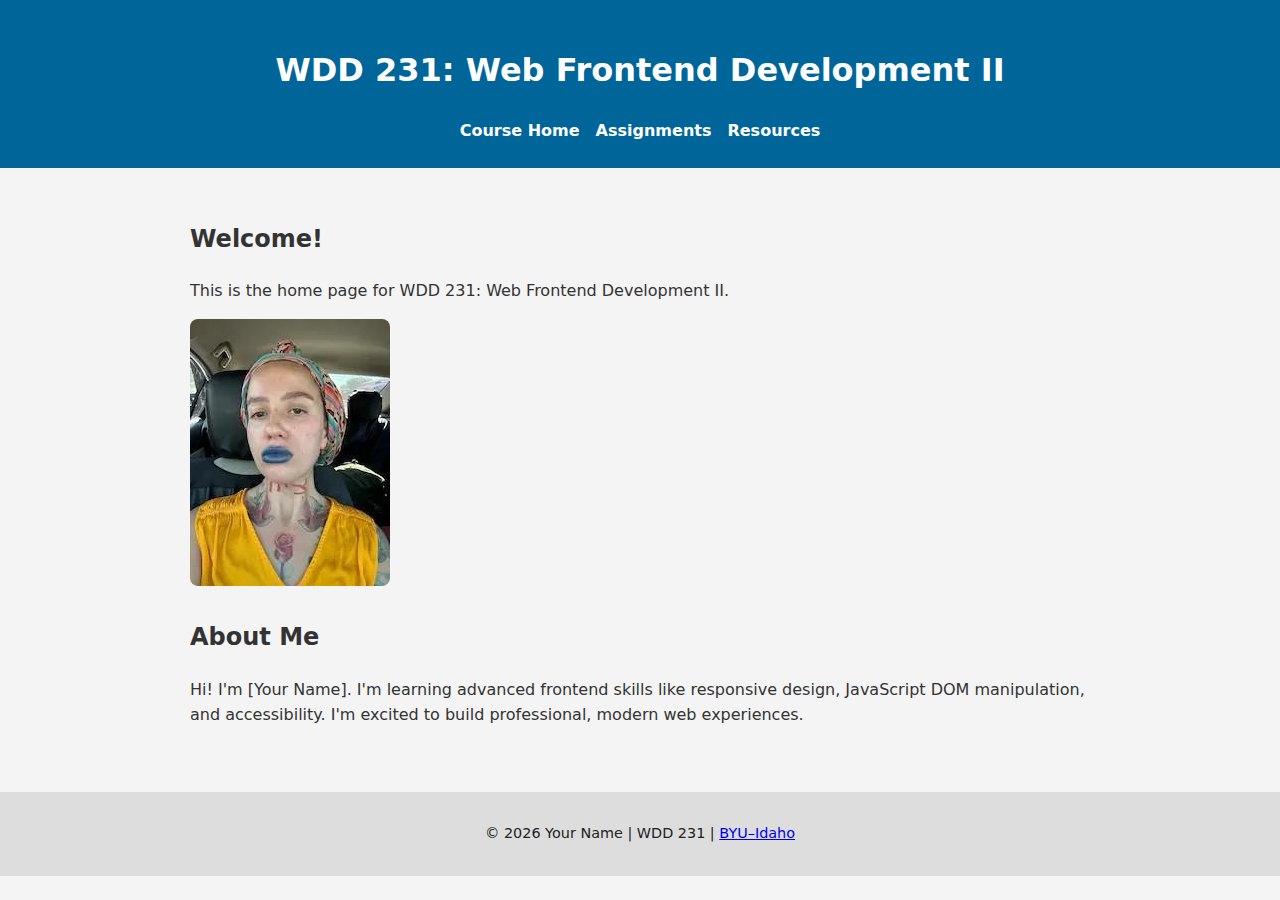
<file: index.html>
<!DOCTYPE html>
<html lang="en">

<head>
    <meta charset="UTF-8" />
    <meta name="viewport" content="width=device-width, initial-scale=1.0" />
    <meta name="author" content="Your Name" />
    <meta name="description" content="WDD 231 - Course Home Page" />
    <title>WDD 231 - Course Home Page</title>
    <link rel="stylesheet" href="styles/normalize.css" />
    <link rel="stylesheet" href="styles/styles.css" />
</head>

<body>
    <header>
        <h1>WDD 231: Web Frontend Development II</h1>
        <nav>
            <ul>
                <li><a href="#">Course Home</a></li>
                <li><a href="#">Assignments</a></li>
                <li><a href="#">Resources</a></li>
            </ul>
        </nav>
    </header>

    <main>
        <section class="intro">
            <h2>Welcome!</h2>
            <p>This is the home page for WDD 231: Web Frontend Development II.</p>
            <img src="images/profile.jpg" alt="Your profile photo" width="200">
        </section>

        <section class="about">
            <h2>About Me</h2>
            <p>Hi! I'm [Your Name]. I'm learning advanced frontend skills like responsive design, JavaScript DOM
                manipulation, and accessibility. I'm excited to build professional, modern web experiences.</p>
        </section>
    </main>

    <footer>
        <p>&copy; <span id="year"></span> Your Name | WDD 231 | <a href="https://www.byui.edu"
                target="_blank">BYU–Idaho</a></p>
    </footer>

    <script src="scripts/main.js"></script>
</body>

</html>
</file>
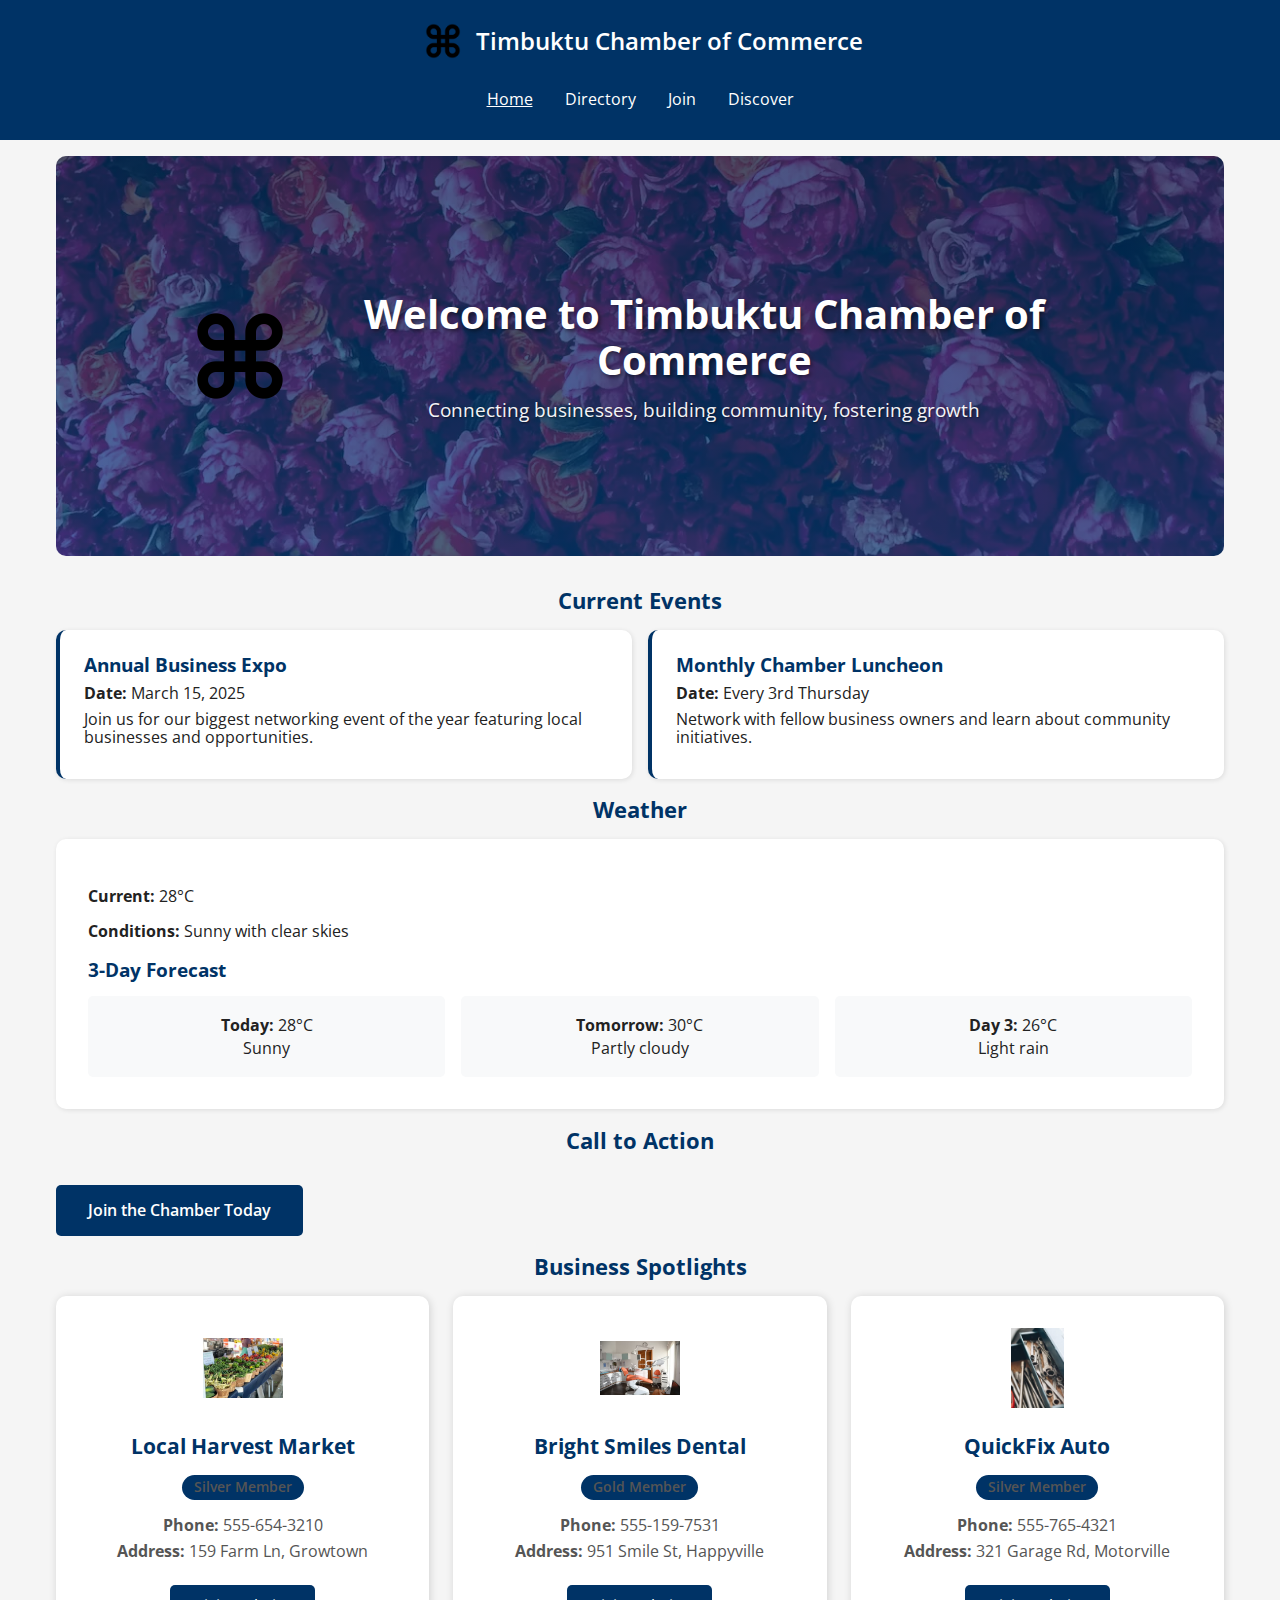
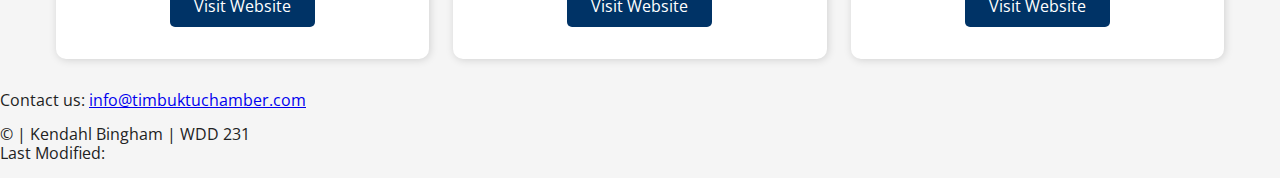
<file: chamber/index.html>
<!DOCTYPE html>
<html lang="en-US">

<head>
    <meta charset="UTF-8">
    <meta name="viewport" content="width=device-width, initial-scale=1.0">
    <meta name="description"
        content="Welcome to the Timbuktu Chamber of Commerce Home Page. Get updates, weather, and spotlighted businesses.">
    <meta name="author" content="Kendahl Bingham">
    <title>Timbuktu Chamber of Commerce</title>

    <link rel="icon" href="images/favicon.png" type="image/x-icon">
    <meta property="og:title" content="Timbuktu Chamber Home">
    <meta property="og:description"
        content="Community updates, weather, and spotlighted members of the Timbuktu Chamber of Commerce.">
    <meta property="og:image" content="https://kendychae.github.io/wdd231/chamber/images/share-image.webp">
    <meta property="og:url" content="https://kendychae.github.io/wdd231/chamber/index.html">

    <link rel="preconnect" href="https://fonts.googleapis.com">
    <link rel="preconnect" href="https://fonts.gstatic.com" crossorigin>
    <link href="https://fonts.googleapis.com/css2?family=Open+Sans:wght@400;600&display=swap" rel="stylesheet">
    <link rel="stylesheet" href="styles/normalize.css">
    <link rel="stylesheet" href="styles/styles.css">
</head>

<body>
    <header>
        <div class="logo-title">
            <img src="images/logo.png" alt="Timbuktu Chamber of Commerce Logo" width="50" height="50">
            <p class="site-name">Timbuktu Chamber of Commerce</p>
        </div>
        <nav>
            <button id="menuBtn" aria-label="Toggle Menu">☰</button>
            <ul id="navMenu">
                <li><a href="index.html" class="active">Home</a></li>
                <li><a href="directory.html">Directory</a></li>
                <li><a href="join.html">Join</a></li>
                <li><a href="discover.html">Discover</a></li>
            </ul>
        </nav>
    </header>

    <main>
        <section class="hero">
            <img src="images/logo.png" alt="Timbuktu Chamber of Commerce - Supporting Local Business" class="hero-image">
            <div class="hero-content">
                <h1>Welcome to Timbuktu Chamber of Commerce</h1>
                <p>Connecting businesses, building community, fostering growth</p>
            </div>
        </section>

        <section>
            <h2>Current Events</h2>
            <div class="events">
                <article class="event">
                    <h3>Annual Business Expo</h3>
                    <p><strong>Date:</strong> March 15, 2025</p>
                    <p>Join us for our biggest networking event of the year featuring local businesses and opportunities.</p>
                </article>
                <article class="event">
                    <h3>Monthly Chamber Luncheon</h3>
                    <p><strong>Date:</strong> Every 3rd Thursday</p>
                    <p>Network with fellow business owners and learn about community initiatives.</p>
                </article>
            </div>
        </section>

        <section>
            <h2>Weather</h2>
            <div id="weather-info">
                <p><strong>Current:</strong> <span id="current-temp">Loading...</span></p>
                <p><strong>Conditions:</strong> <span id="weather-description">Loading...</span></p>
                <div id="forecast">
                    <h3>3-Day Forecast</h3>
                    <div id="forecast-container">Loading forecast...</div>
                </div>
            </div>
        </section>

        <section>
            <h2>Call to Action</h2>
            <a class="cta-button" href="join.html">Join the Chamber Today</a>
        </section>

        <section>
            <h2>Business Spotlights</h2>
            <div id="spotlights" class="spotlights">
                <!-- Spotlight cards will be loaded by JavaScript -->
            </div>
        </section>
    </main>

    <footer>
        <p>Contact us: <a href="mailto:info@tchamber.com">info@timbuktuchamber.com</a></p>
        <p>&copy; <span id="year"></span> | Kendahl Bingham | WDD 231<br>Last Modified: <span id="lastModified"></span>
        </p>
    </footer>

    <script src="scripts/scripts/nav-toggle.js" defer></script>
    <script src="scripts/footer-info.js" defer></script>
    <script src="scripts/home.js" defer></script>
</body>

</html>
</file>
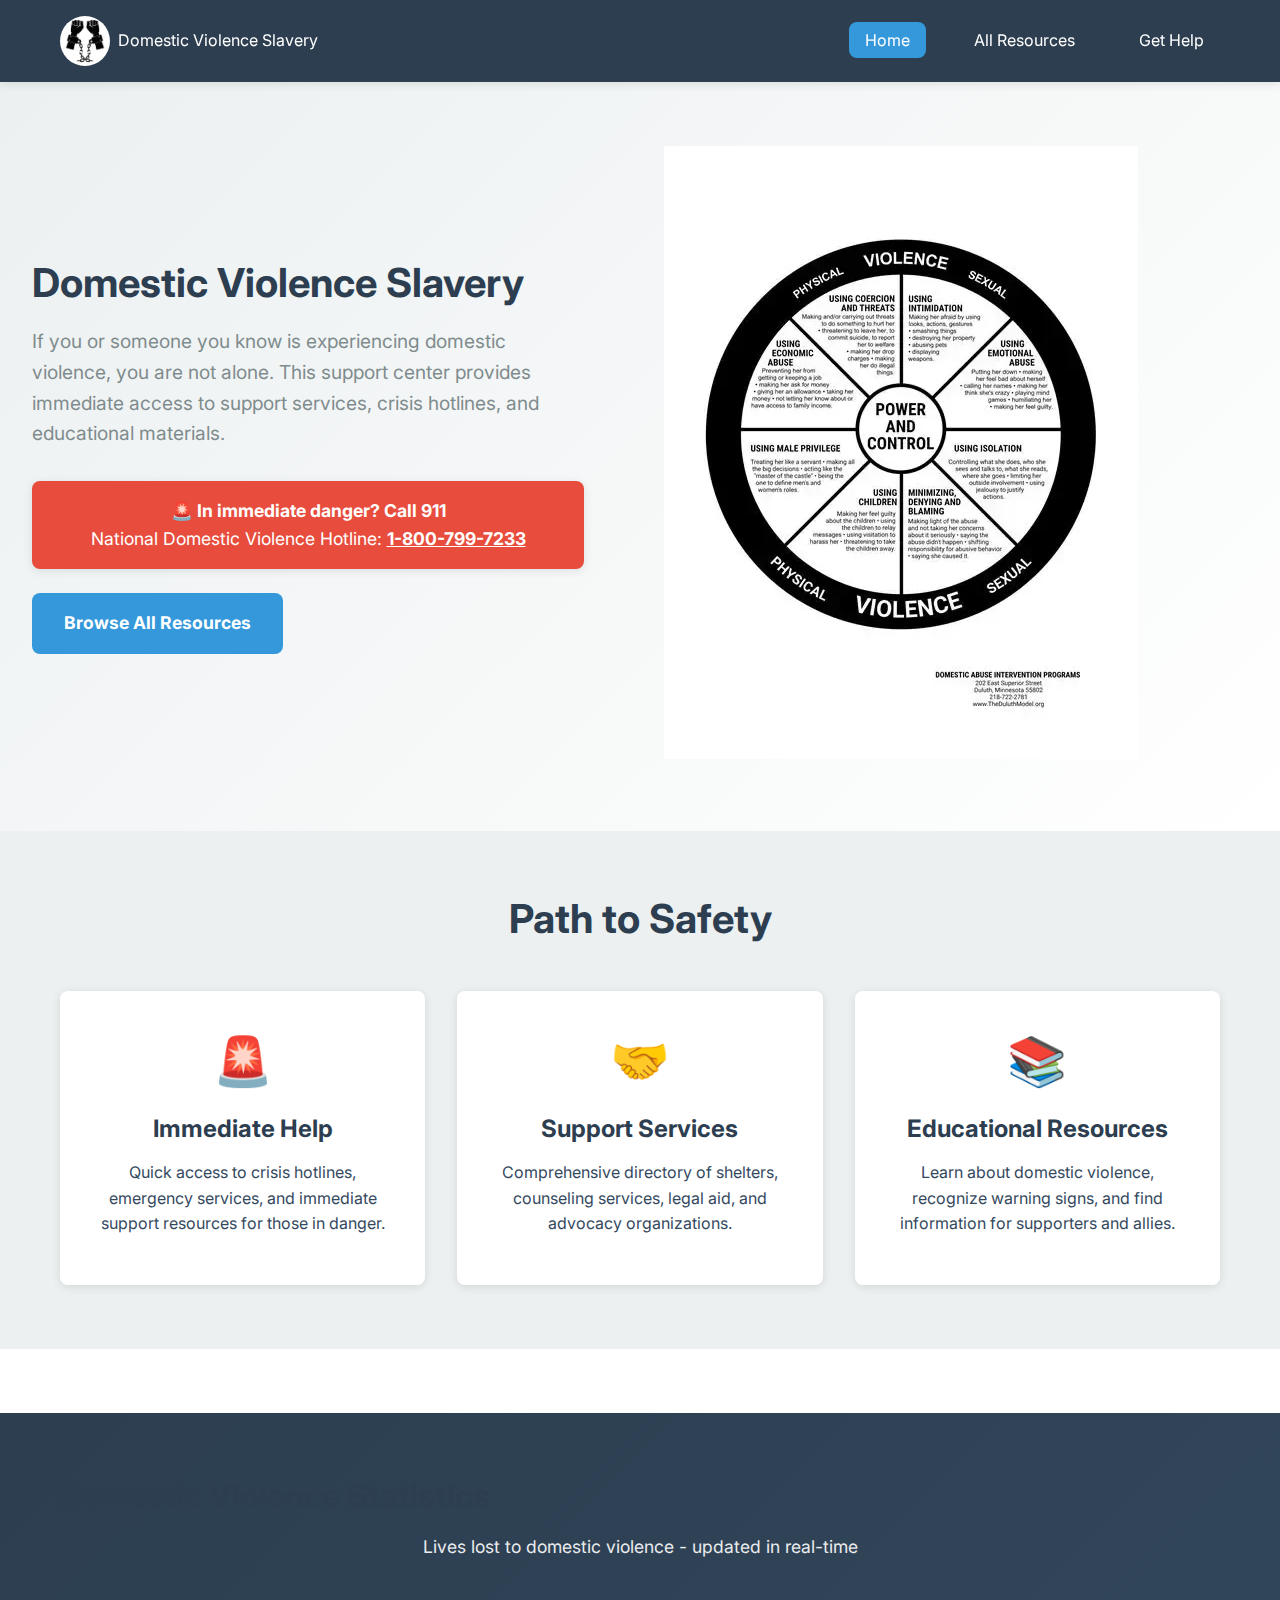
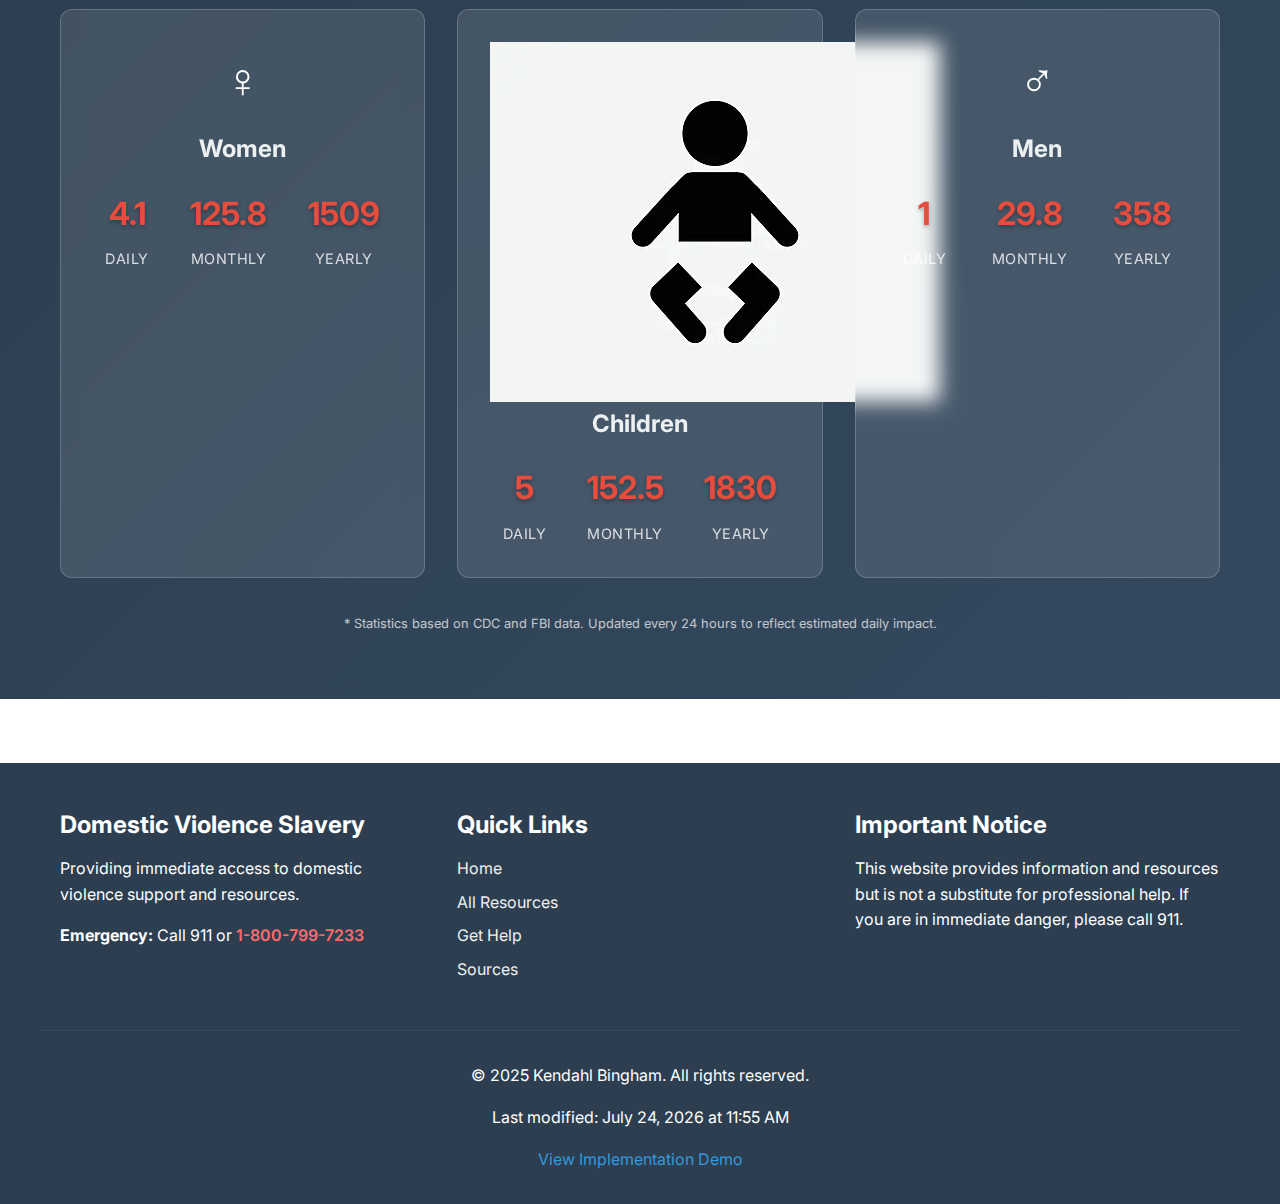
<file: final/index.html>
<!DOCTYPE html>
<html lang="en">
<head>
    <meta charset="UTF-8">
    <meta name="viewport" content="width=device-width, initial-scale=1.0">
    <meta name="description" content="Domestic Violence Slavery - Find immediate help, support services, and educational resources for domestic violence survivors and their supporters">
    <meta name="author" content="Kendahl Bingham">
    <meta name="keywords" content="domestic violence, abuse support, crisis hotline, survivor resources, emergency help">
    
    <!-- Open Graph meta tags for social sharing -->
    <meta property="og:title" content="Domestic Violence Slavery">
    <meta property="og:description" content="Find immediate help and support resources for domestic violence survivors">
    <meta property="og:type" content="website">
    <meta property="og:url" content="https://kendychae.github.io/wdd231/final/">
    <meta property="og:image" content="https://kendychae.github.io/wdd231/final/images/share-image.webp">
    
    <!-- Twitter Card meta tags -->
    <meta name="twitter:card" content="summary_large_image">
    <meta name="twitter:title" content="Domestic Violence Slavery">
    <meta name="twitter:description" content="Find immediate help and support resources for domestic violence survivors">
    <meta name="twitter:image" content="https://kendychae.github.io/wdd231/final/images/share-image.webp">
    
    <title>Domestic Violence Slavery - Find Help and Support</title>
    <link rel="preconnect" href="https://fonts.googleapis.com">
    <link rel="preconnect" href="https://fonts.gstatic.com" crossorigin>
    <link href="https://fonts.googleapis.com/css2?family=Inter:wght@300;400;500;600;700&display=swap" rel="stylesheet">
    <link rel="icon" type="image/png" href="images/favicon.png">
    <link rel="shortcut icon" type="image/png" href="images/favicon.png">
    <link rel="apple-touch-icon" href="images/favicon.png">
    <link rel="stylesheet" href="styles/normalize.css">
    <link rel="stylesheet" href="styles/styles.css">
</head>
<body>
    <header>
        <div class="header-container">
            <div class="logo">
                <img src="images/dv-slave.webp" alt="Domestic Violence Slavery Logo" width="50" height="50">
                <span class="logo-text">Domestic Violence Slavery</span>
            </div>
            <nav>
                <button id="menu-toggle" class="hamburger" aria-label="Toggle navigation menu">
                    <span></span>
                    <span></span>
                    <span></span>
                </button>
                <ul class="nav-links" id="nav-links">
                    <li><a href="index.html" class="active">Home</a></li>
                    <li><a href="resources.html">All Resources</a></li>
                    <li><a href="contact.html">Get Help</a></li>
                </ul>
            </nav>
        </div>
    </header>

    <main>
        <section class="hero">
            <div class="hero-content">
                <h1>Domestic Violence Slavery</h1>
                <p>If you or someone you know is experiencing domestic violence, you are not alone. This support center provides immediate access to support services, crisis hotlines, and educational materials.</p>
                <div class="emergency-notice">
                    <strong>🚨 In immediate danger? Call 911</strong><br>
                    <span>National Domestic Violence Hotline: <a href="tel:18007997233">1-800-799-7233</a></span>
                </div>
                <a href="resources.html" class="cta-button">Browse All Resources</a>
            </div>
            <div class="hero-image">
                <img src="images/dv-wheel.webp" alt="Domestic Violence Awareness Wheel" class="hero-dv-wheel" loading="lazy">
            </div>
        </section>

        <section class="features">
            <div class="container">
                <h2>Path to Safety</h2>
                <div class="features-grid">
                    <div class="card feature-card">
                        <div class="feature-icon">🚨</div>
                        <h3>Immediate Help</h3>
                        <p>Quick access to crisis hotlines, emergency services, and immediate support resources for those in danger.</p>
                    </div>
                    <div class="card feature-card">
                        <div class="feature-icon">🤝</div>
                        <h3>Support Services</h3>
                        <p>Comprehensive directory of shelters, counseling services, legal aid, and advocacy organizations.</p>
                    </div>
                    <div class="card feature-card">
                        <div class="feature-icon">📚</div>
                        <h3>Educational Resources</h3>
                        <p>Learn about domestic violence, recognize warning signs, and find information for supporters and allies.</p>
                    </div>
                </div>
            </div>
        </section>

        <section class="statistics-section">
            <div class="container">
                <div class="stats-header">
                    <div class="stats-text">
                        <h2>Domestic Violence Statistics</h2>
                        <p class="stats-subtitle">Lives lost to domestic violence - updated in real-time</p>
                    </div>
                </div>
                <div class="statistics-grid">
                    <div class="stat-card">
                        <div class="stat-icon">♀</div>
                        <div class="stat-info">
                            <h3>Women</h3>
                            <div class="stat-numbers">
                                <div class="stat-item">
                                    <span class="stat-value" id="women-daily">0</span>
                                    <span class="stat-label">Daily</span>
                                </div>
                                <div class="stat-item">
                                    <span class="stat-value" id="women-monthly">0</span>
                                    <span class="stat-label">Monthly</span>
                                </div>
                                <div class="stat-item">
                                    <span class="stat-value" id="women-yearly">0</span>
                                    <span class="stat-label">Yearly</span>
                                </div>
                            </div>
                        </div>
                    </div>
                    
                    <div class="stat-card children-card">
                        <div class="children-image-container">
                            <img src="images/child.webp" alt="Child Protection Awareness" class="child-image" loading="lazy">
                        </div>
                        <div class="stat-info">
                            <h3>Children</h3>
                            <div class="stat-numbers">
                                <div class="stat-item">
                                    <span class="stat-value" id="children-daily">0</span>
                                    <span class="stat-label">Daily</span>
                                </div>
                                <div class="stat-item">
                                    <span class="stat-value" id="children-monthly">0</span>
                                    <span class="stat-label">Monthly</span>
                                </div>
                                <div class="stat-item">
                                    <span class="stat-value" id="children-yearly">0</span>
                                    <span class="stat-label">Yearly</span>
                                </div>
                            </div>
                        </div>
                    </div>
                    
                    <div class="stat-card">
                        <div class="stat-icon">♂</div>
                        <div class="stat-info">
                            <h3>Men</h3>
                            <div class="stat-numbers">
                                <div class="stat-item">
                                    <span class="stat-value" id="men-daily">0</span>
                                    <span class="stat-label">Daily</span>
                                </div>
                                <div class="stat-item">
                                    <span class="stat-value" id="men-monthly">0</span>
                                    <span class="stat-label">Monthly</span>
                                </div>
                                <div class="stat-item">
                                    <span class="stat-value" id="men-yearly">0</span>
                                    <span class="stat-label">Yearly</span>
                                </div>
                            </div>
                        </div>
                    </div>
                </div>
                <div class="stats-disclaimer">
                    <p><small>* Statistics based on CDC and FBI data. Updated every 24 hours to reflect estimated daily impact.</small></p>
                </div>
            </div>
        </section>
    </main>

    <footer>
        <div class="footer-content">
            <div class="footer-section">
                <h3>Domestic Violence Slavery</h3>
                <p>Providing immediate access to domestic violence support and resources.</p>
                <p><strong>Emergency:</strong> Call 911 or <a href="tel:18007997233" class="emergency-link">1-800-799-7233</a></p>
            </div>
            <div class="footer-section">
                <h3>Quick Links</h3>
                <ul>
                    <li><a href="index.html">Home</a></li>
                    <li><a href="resources.html">All Resources</a></li>
                    <li><a href="contact.html">Get Help</a></li>
                    <li><a href="attributions.html">Sources</a></li>
                </ul>
            </div>
            <div class="footer-section">
                <h3>Important Notice</h3>
                <p>This website provides information and resources but is not a substitute for professional help. If you are in immediate danger, please call 911.</p>
            </div>
        </div>
        <div class="footer-bottom">
            <p>&copy; 2025 Kendahl Bingham. All rights reserved.</p>
            <p>Last modified: <span id="lastModified"></span></p>
            <p><a href="https://youtu.be/GaGAMMr3vBQ?si=fYlmgIrF7-vOfgJ6" target="_blank">View Implementation Demo</a></p>
        </div>
    </footer>

    <!-- Modal for displaying selected topic -->
    <div id="topic-modal" class="modal">
        <div class="modal-content">
            <span class="close" id="close-modal">&times;</span>
            <div id="modal-body">
                <!-- Content will be dynamically inserted here -->
            </div>
        </div>
    </div>

    <script type="module" src="scripts/main.js"></script>
</body>
</html>
</file>
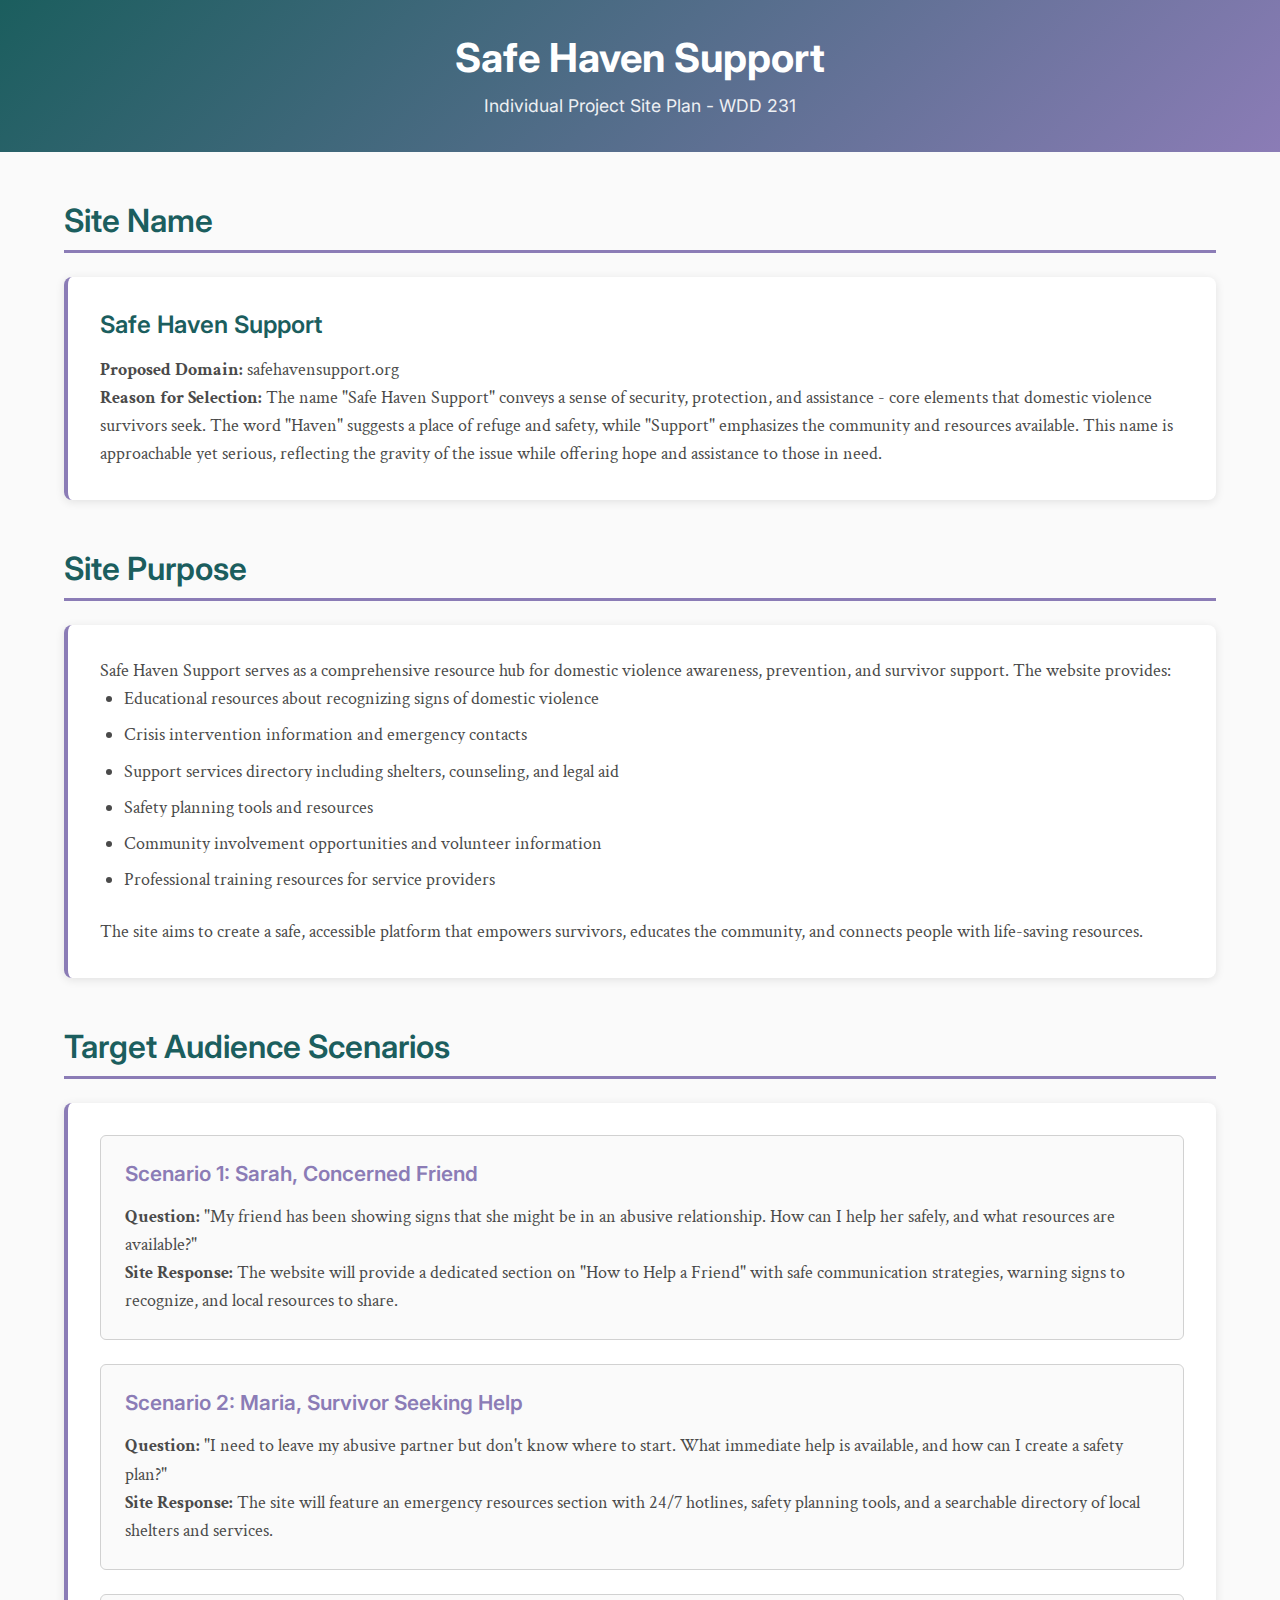
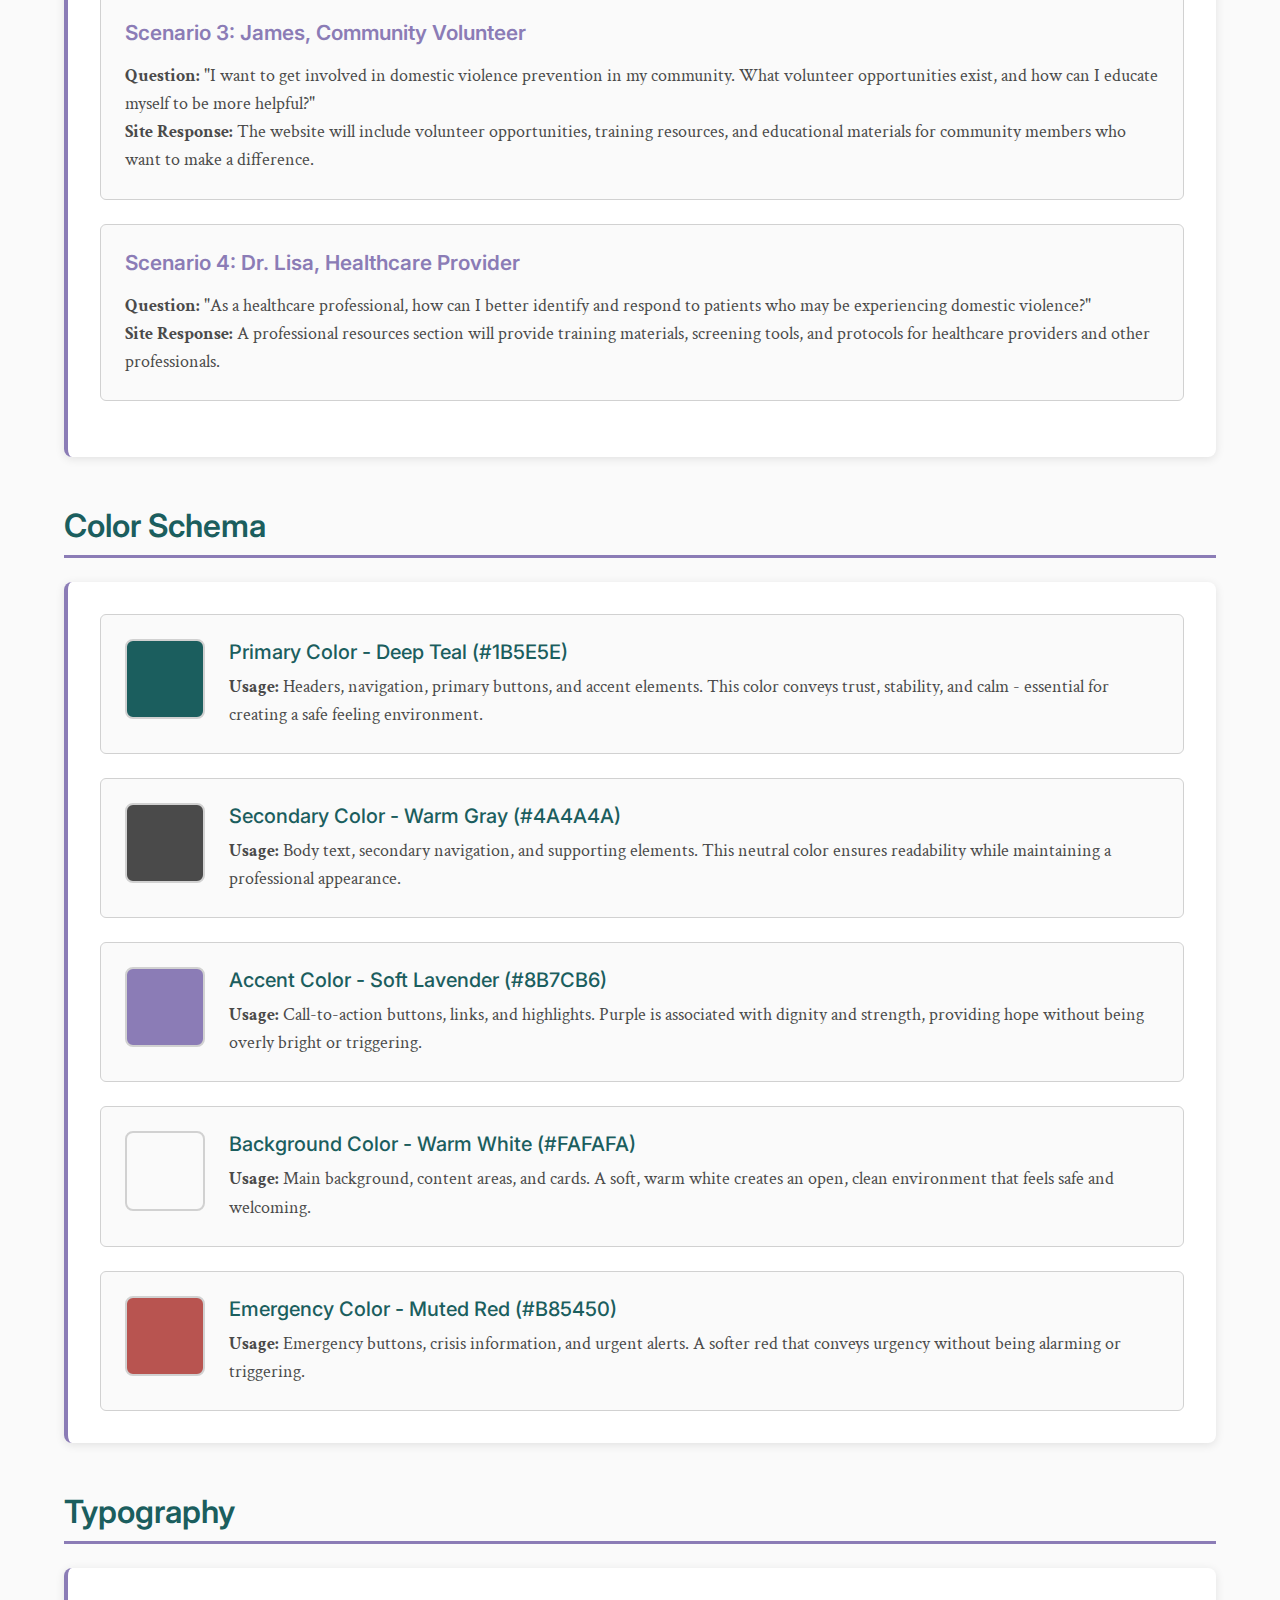
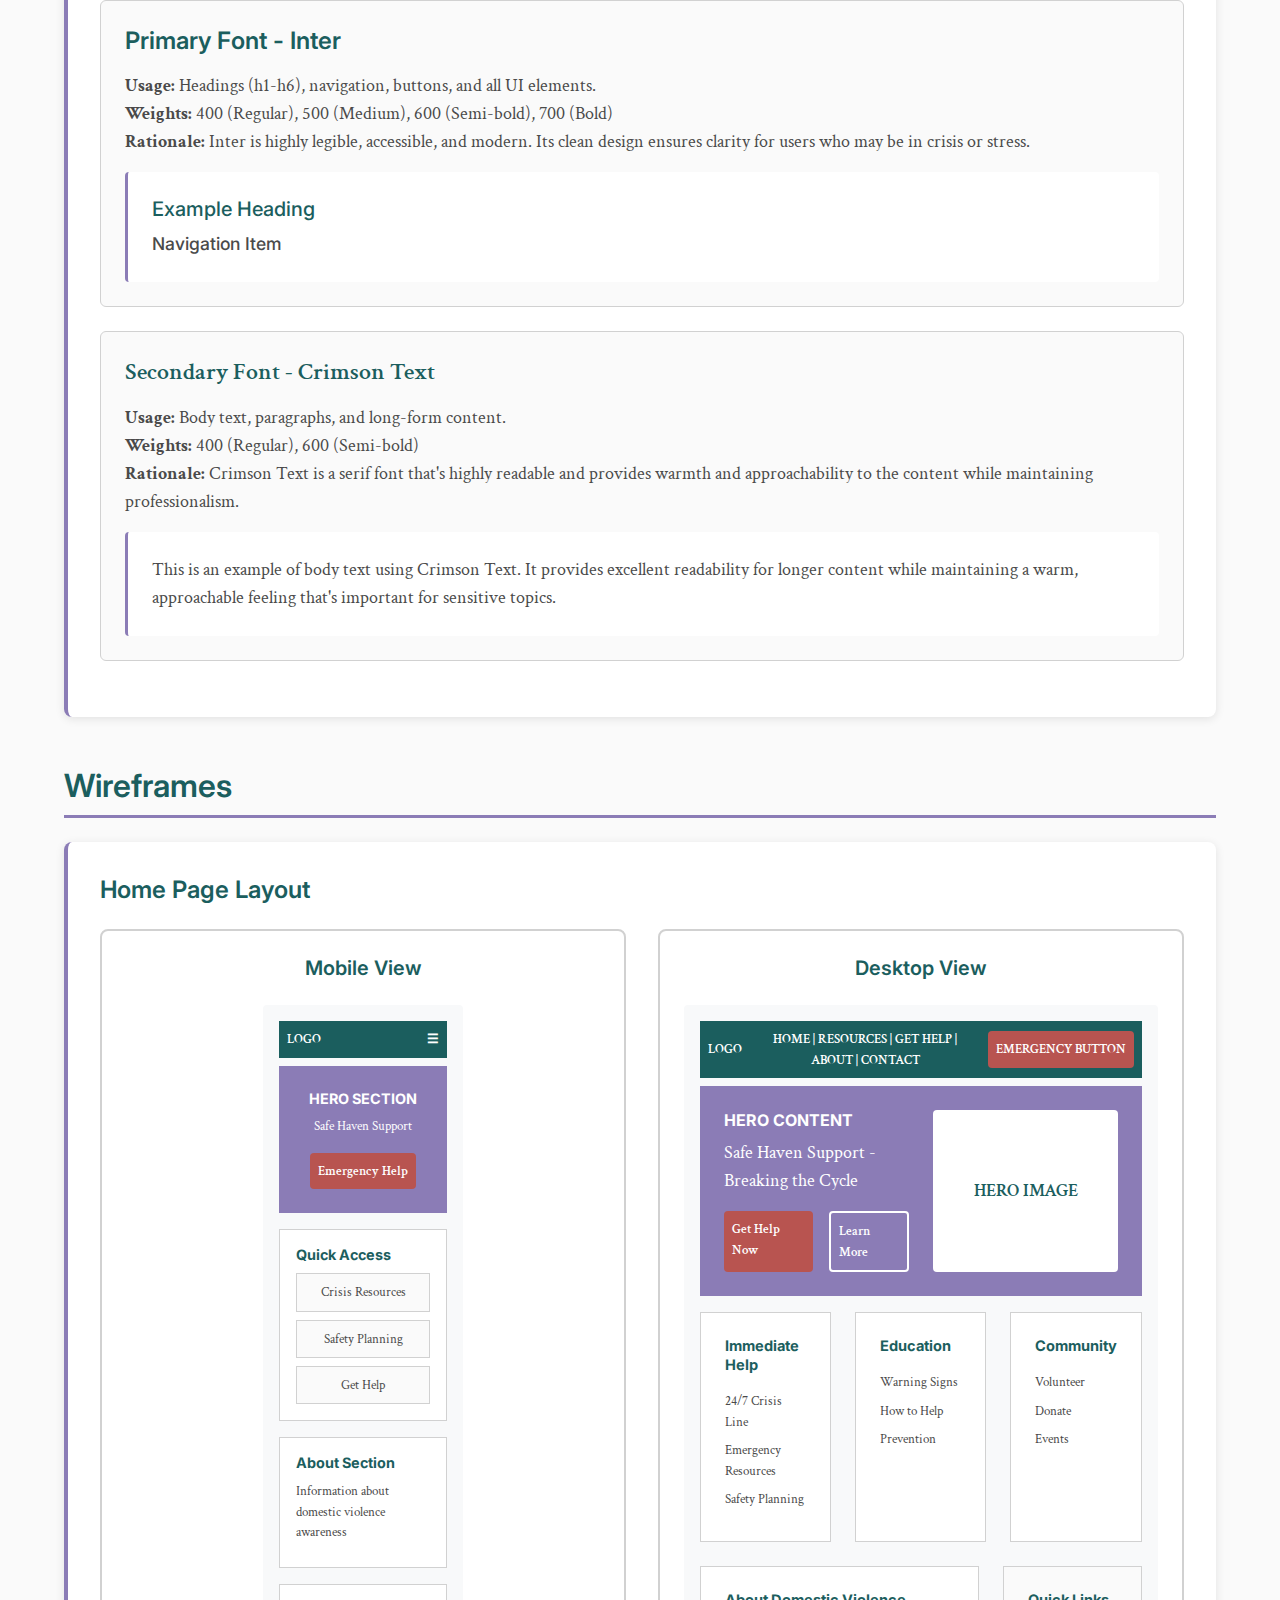
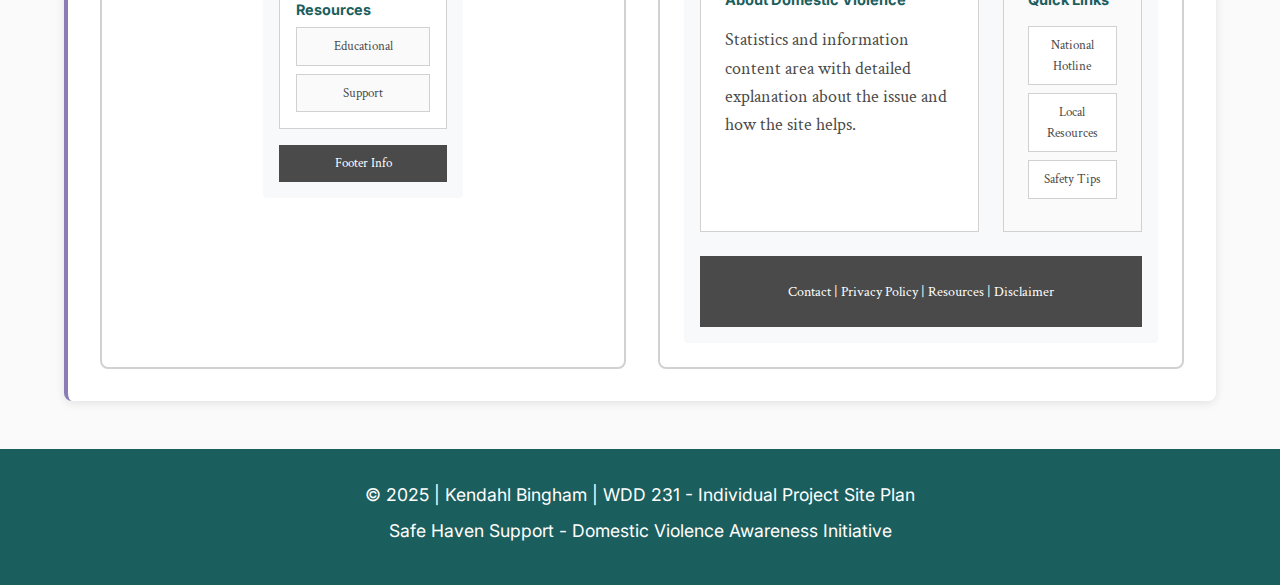
<file: site-plan.html>
<!DOCTYPE html>
<html lang="en-US">

<head>
    <meta charset="UTF-8">
    <meta name="viewport" content="width=device-width, initial-scale=1.0">
    <meta name="description" content="Site plan for Safe Haven Support - A domestic violence awareness and support website">
    <meta name="author" content="Kendahl Bingham">
    <title>Safe Haven Support - Site Plan</title>
    
    <link rel="preconnect" href="https://fonts.googleapis.com">
    <link rel="preconnect" href="https://fonts.gstatic.com" crossorigin>
    <link href="https://fonts.googleapis.com/css2?family=Inter:wght@400;500;600;700&family=Crimson+Text:wght@400;600&display=swap" rel="stylesheet">
    <link rel="stylesheet" href="styles/site-plan.css">
</head>

<body>
    <header>
        <h1>Safe Haven Support</h1>
        <p class="subtitle">Individual Project Site Plan - WDD 231</p>
    </header>

    <main>
        <section class="plan-section">
            <h2>Site Name</h2>
            <div class="content-box">
                <h3>Safe Haven Support</h3>
                <p><strong>Proposed Domain:</strong> safehavensupport.org</p>
                <p><strong>Reason for Selection:</strong> The name "Safe Haven Support" conveys a sense of security, protection, and assistance - core elements that domestic violence survivors seek. The word "Haven" suggests a place of refuge and safety, while "Support" emphasizes the community and resources available. This name is approachable yet serious, reflecting the gravity of the issue while offering hope and assistance to those in need.</p>
            </div>
        </section>

        <section class="plan-section">
            <h2>Site Purpose</h2>
            <div class="content-box">
                <p>Safe Haven Support serves as a comprehensive resource hub for domestic violence awareness, prevention, and survivor support. The website provides:</p>
                <ul>
                    <li>Educational resources about recognizing signs of domestic violence</li>
                    <li>Crisis intervention information and emergency contacts</li>
                    <li>Support services directory including shelters, counseling, and legal aid</li>
                    <li>Safety planning tools and resources</li>
                    <li>Community involvement opportunities and volunteer information</li>
                    <li>Professional training resources for service providers</li>
                </ul>
                <p>The site aims to create a safe, accessible platform that empowers survivors, educates the community, and connects people with life-saving resources.</p>
            </div>
        </section>

        <section class="plan-section">
            <h2>Target Audience Scenarios</h2>
            <div class="content-box">
                <div class="scenario">
                    <h3>Scenario 1: Sarah, Concerned Friend</h3>
                    <p><strong>Question:</strong> "My friend has been showing signs that she might be in an abusive relationship. How can I help her safely, and what resources are available?"</p>
                    <p><strong>Site Response:</strong> The website will provide a dedicated section on "How to Help a Friend" with safe communication strategies, warning signs to recognize, and local resources to share.</p>
                </div>
                
                <div class="scenario">
                    <h3>Scenario 2: Maria, Survivor Seeking Help</h3>
                    <p><strong>Question:</strong> "I need to leave my abusive partner but don't know where to start. What immediate help is available, and how can I create a safety plan?"</p>
                    <p><strong>Site Response:</strong> The site will feature an emergency resources section with 24/7 hotlines, safety planning tools, and a searchable directory of local shelters and services.</p>
                </div>

                <div class="scenario">
                    <h3>Scenario 3: James, Community Volunteer</h3>
                    <p><strong>Question:</strong> "I want to get involved in domestic violence prevention in my community. What volunteer opportunities exist, and how can I educate myself to be more helpful?"</p>
                    <p><strong>Site Response:</strong> The website will include volunteer opportunities, training resources, and educational materials for community members who want to make a difference.</p>
                </div>

                <div class="scenario">
                    <h3>Scenario 4: Dr. Lisa, Healthcare Provider</h3>
                    <p><strong>Question:</strong> "As a healthcare professional, how can I better identify and respond to patients who may be experiencing domestic violence?"</p>
                    <p><strong>Site Response:</strong> A professional resources section will provide training materials, screening tools, and protocols for healthcare providers and other professionals.</p>
                </div>
            </div>
        </section>

        <section class="plan-section">
            <h2>Color Schema</h2>
            <div class="content-box">
                <div class="color-palette">
                    <div class="color-item">
                        <div class="color-swatch primary-color"></div>
                        <div class="color-info">
                            <h4>Primary Color - Deep Teal (#1B5E5E)</h4>
                            <p><strong>Usage:</strong> Headers, navigation, primary buttons, and accent elements. This color conveys trust, stability, and calm - essential for creating a safe feeling environment.</p>
                        </div>
                    </div>

                    <div class="color-item">
                        <div class="color-swatch secondary-color"></div>
                        <div class="color-info">
                            <h4>Secondary Color - Warm Gray (#4A4A4A)</h4>
                            <p><strong>Usage:</strong> Body text, secondary navigation, and supporting elements. This neutral color ensures readability while maintaining a professional appearance.</p>
                        </div>
                    </div>

                    <div class="color-item">
                        <div class="color-swatch accent-color"></div>
                        <div class="color-info">
                            <h4>Accent Color - Soft Lavender (#8B7CB6)</h4>
                            <p><strong>Usage:</strong> Call-to-action buttons, links, and highlights. Purple is associated with dignity and strength, providing hope without being overly bright or triggering.</p>
                        </div>
                    </div>

                    <div class="color-item">
                        <div class="color-swatch background-color"></div>
                        <div class="color-info">
                            <h4>Background Color - Warm White (#FAFAFA)</h4>
                            <p><strong>Usage:</strong> Main background, content areas, and cards. A soft, warm white creates an open, clean environment that feels safe and welcoming.</p>
                        </div>
                    </div>

                    <div class="color-item">
                        <div class="color-swatch emergency-color"></div>
                        <div class="color-info">
                            <h4>Emergency Color - Muted Red (#B85450)</h4>
                            <p><strong>Usage:</strong> Emergency buttons, crisis information, and urgent alerts. A softer red that conveys urgency without being alarming or triggering.</p>
                        </div>
                    </div>
                </div>
            </div>
        </section>

        <section class="plan-section">
            <h2>Typography</h2>
            <div class="content-box">
                <div class="typography-item">
                    <h3 class="heading-font">Primary Font - Inter</h3>
                    <p><strong>Usage:</strong> Headings (h1-h6), navigation, buttons, and all UI elements.</p>
                    <p><strong>Weights:</strong> 400 (Regular), 500 (Medium), 600 (Semi-bold), 700 (Bold)</p>
                    <p><strong>Rationale:</strong> Inter is highly legible, accessible, and modern. Its clean design ensures clarity for users who may be in crisis or stress.</p>
                    <div class="font-example">
                        <h4 class="heading-font">Example Heading</h4>
                        <p class="heading-font" style="font-weight: 500;">Navigation Item</p>
                    </div>
                </div>

                <div class="typography-item">
                    <h3 class="body-font">Secondary Font - Crimson Text</h3>
                    <p><strong>Usage:</strong> Body text, paragraphs, and long-form content.</p>
                    <p><strong>Weights:</strong> 400 (Regular), 600 (Semi-bold)</p>
                    <p><strong>Rationale:</strong> Crimson Text is a serif font that's highly readable and provides warmth and approachability to the content while maintaining professionalism.</p>
                    <div class="font-example">
                        <p class="body-font">This is an example of body text using Crimson Text. It provides excellent readability for longer content while maintaining a warm, approachable feeling that's important for sensitive topics.</p>
                    </div>
                </div>
            </div>
        </section>

        <section class="plan-section">
            <h2>Wireframes</h2>
            <div class="content-box">
                <h3>Home Page Layout</h3>
                
                <div class="wireframe-container">
                    <div class="wireframe mobile-wireframe">
                        <h4>Mobile View</h4>
                        <div class="wireframe-content">
                            <div class="wire-header">
                                <div class="wire-logo">LOGO</div>
                                <div class="wire-menu">☰</div>
                            </div>
                            <div class="wire-hero">
                                <div class="wire-hero-content">
                                    <h5>HERO SECTION</h5>
                                    <p>Safe Haven Support</p>
                                    <div class="wire-cta">Emergency Help</div>
                                </div>
                            </div>
                            <div class="wire-section">
                                <h5>Quick Access</h5>
                                <div class="wire-cards">
                                    <div class="wire-card">Crisis Resources</div>
                                    <div class="wire-card">Safety Planning</div>
                                    <div class="wire-card">Get Help</div>
                                </div>
                            </div>
                            <div class="wire-section">
                                <h5>About Section</h5>
                                <p>Information about domestic violence awareness</p>
                            </div>
                            <div class="wire-section">
                                <h5>Resources</h5>
                                <div class="wire-cards">
                                    <div class="wire-card">Educational</div>
                                    <div class="wire-card">Support</div>
                                </div>
                            </div>
                            <div class="wire-footer">Footer Info</div>
                        </div>
                    </div>

                    <div class="wireframe desktop-wireframe">
                        <h4>Desktop View</h4>
                        <div class="wireframe-content">
                            <div class="wire-header">
                                <div class="wire-logo">LOGO</div>
                                <div class="wire-nav">HOME | RESOURCES | GET HELP | ABOUT | CONTACT</div>
                                <div class="wire-emergency">EMERGENCY BUTTON</div>
                            </div>
                            <div class="wire-hero-large">
                                <div class="wire-hero-text">
                                    <h5>HERO CONTENT</h5>
                                    <p>Safe Haven Support - Breaking the Cycle</p>
                                    <div class="wire-hero-buttons">
                                        <div class="wire-cta">Get Help Now</div>
                                        <div class="wire-cta-secondary">Learn More</div>
                                    </div>
                                </div>
                                <div class="wire-hero-image">HERO IMAGE</div>
                            </div>
                            <div class="wire-three-column">
                                <div class="wire-column">
                                    <h5>Immediate Help</h5>
                                    <p>24/7 Crisis Line</p>
                                    <p>Emergency Resources</p>
                                    <p>Safety Planning</p>
                                </div>
                                <div class="wire-column">
                                    <h5>Education</h5>
                                    <p>Warning Signs</p>
                                    <p>How to Help</p>
                                    <p>Prevention</p>
                                </div>
                                <div class="wire-column">
                                    <h5>Community</h5>
                                    <p>Volunteer</p>
                                    <p>Donate</p>
                                    <p>Events</p>
                                </div>
                            </div>
                            <div class="wire-section-large">
                                <div class="wire-content-left">
                                    <h5>About Domestic Violence</h5>
                                    <p>Statistics and information content area with detailed explanation about the issue and how the site helps.</p>
                                </div>
                                <div class="wire-sidebar">
                                    <h5>Quick Links</h5>
                                    <div class="wire-link">National Hotline</div>
                                    <div class="wire-link">Local Resources</div>
                                    <div class="wire-link">Safety Tips</div>
                                </div>
                            </div>
                            <div class="wire-footer-large">
                                <div class="wire-footer-content">Contact | Privacy Policy | Resources | Disclaimer</div>
                            </div>
                        </div>
                    </div>
                </div>
            </div>
        </section>
    </main>

    <footer>
        <p>&copy; 2025 | Kendahl Bingham | WDD 231 - Individual Project Site Plan</p>
        <p>Safe Haven Support - Domestic Violence Awareness Initiative</p>
    </footer>
</body>

</html>
</file>
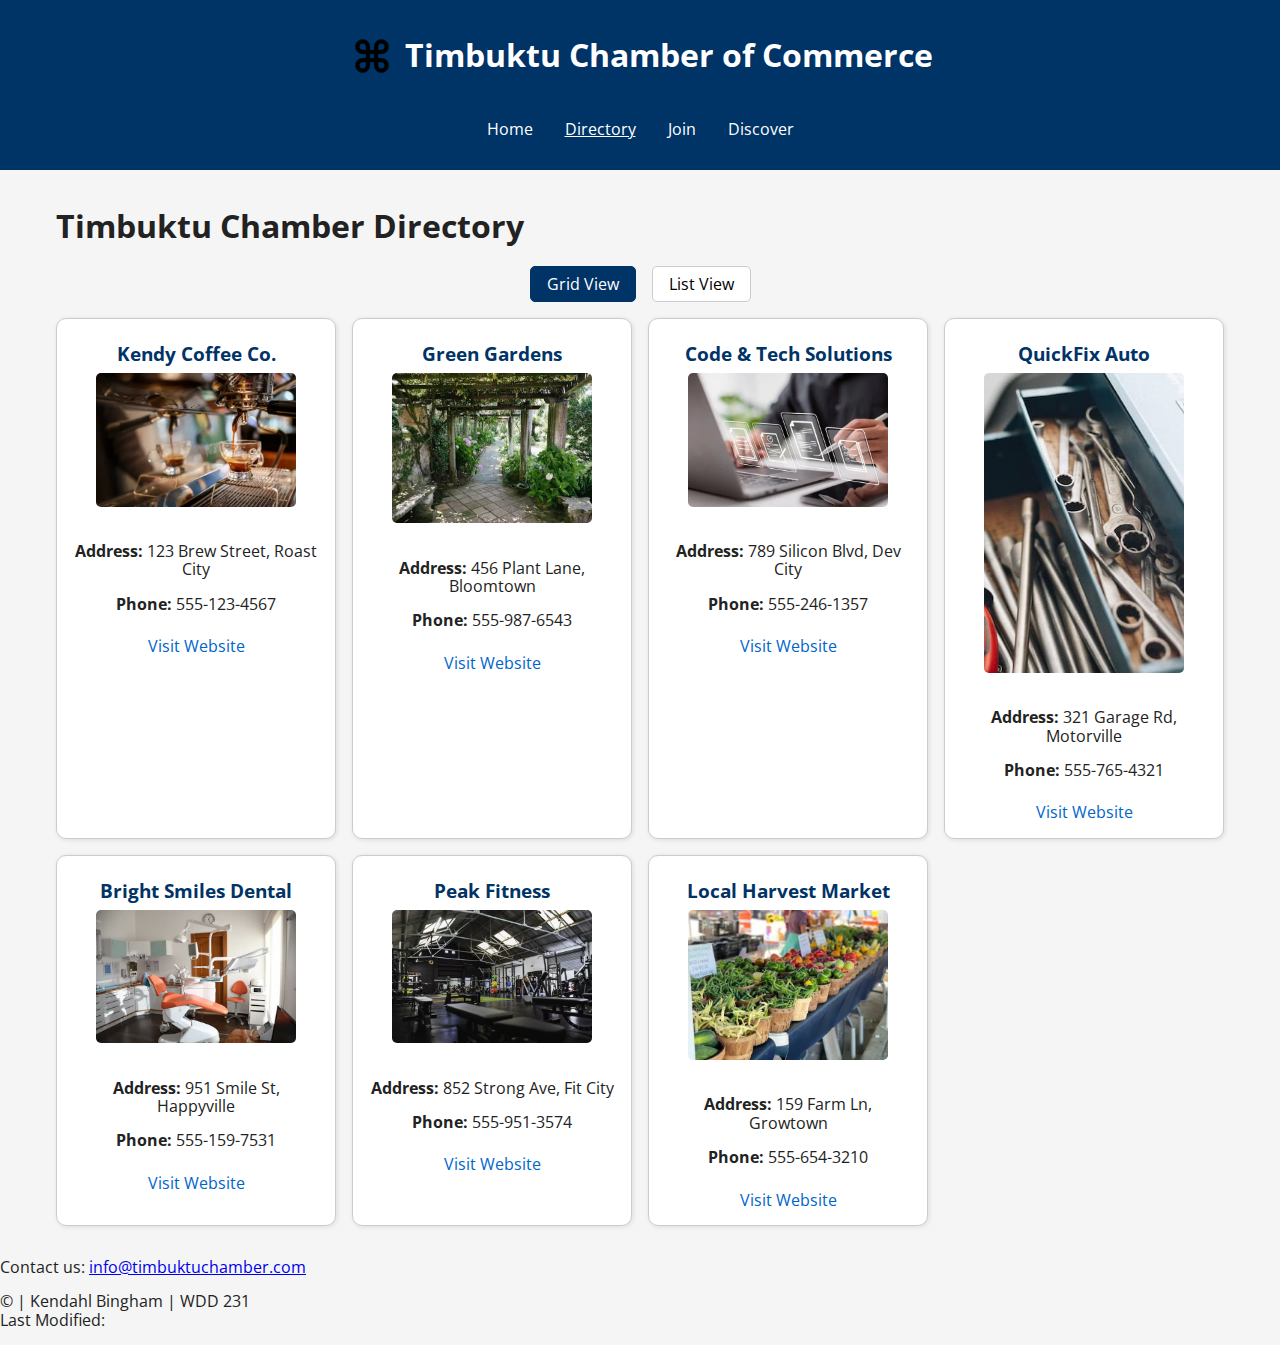
<file: chamber/directory.html>
<!DOCTYPE html>
<html lang="en-US">

<head>
    <meta charset="UTF-8">
    <meta name="viewport" content="width=device-width, initial-scale=1.0">
    <meta name="description"
        content="Explore the Timbuktu Chamber of Commerce Member Directory and support our local businesses.">
    <meta name="author" content="Kendahl Bingham">
    <title>Timbuktu Chamber Directory</title>

    <!-- Favicon -->
    <link rel="icon" href="images/favicon.png" type="image/x-icon">

    <!-- Open Graph Meta Tags -->
    <meta property="og:title" content="Timbuktu Chamber Directory">
    <meta property="og:description" content="Support local businesses with our Chamber Member Directory.">
    <meta property="og:image" content="https://kendychae.github.io/wdd231/chamber/images/share-image.webp">
    <meta property="og:url" content="https://kendychae.github.io/wdd231/chamber/directory.html">

    <!-- Google Fonts (Corrected - single link) -->
    <link href="https://fonts.googleapis.com/css2?family=Open+Sans:wght@400;600&display=swap" rel="stylesheet">

    <!-- Normalize + Main Styles -->
    <link rel="stylesheet" href="styles/normalize.css">
    <link rel="stylesheet" href="styles/styles.css">
</head>

<body>
    <header>
        <div class="logo-title">
            <img src="images/logo.png" alt="Timbuktu Chamber of Commerce Logo" width="50" height="50">
            <h1>Timbuktu Chamber of Commerce</h1>
        </div>
        <nav>
            <button id="menuBtn" aria-label="Toggle Menu">☰</button>
            <ul id="navMenu">
                <li><a href="#">Home</a></li>
                <li><a href="directory.html" class="active">Directory</a></li>
                <li><a href="#">Join</a></li>
                <li><a href="#">Discover</a></li>
            </ul>
        </nav>
    </header>

    <main>
        <h1>Timbuktu Chamber Directory</h1>

        <div class="view-toggle">
            <button id="gridBtn" aria-label="Grid View" aria-pressed="true">Grid View</button>
            <button id="listBtn" aria-label="List View" aria-pressed="false">List View</button>
        </div>

        <section id="members" class="grid-view" aria-live="polite">
            <!-- Member cards inserted by JS -->
        </section>
    </main>

    <footer>
        <p>Contact us: <a href="mailto:info@tchamber.com">info@timbuktuchamber.com</a></p>
        <p>
            &copy; <span id="year"></span> | Kendahl Bingham | WDD 231<br>
            Last Modified: <span id="lastModified"></span>
        </p>
    </footer>

    <!-- External JavaScript -->
    <script src="scripts/directory.js" defer></script>
    <script src="scripts/footer-info.js" defer></script>
</body>

</html>
</file>
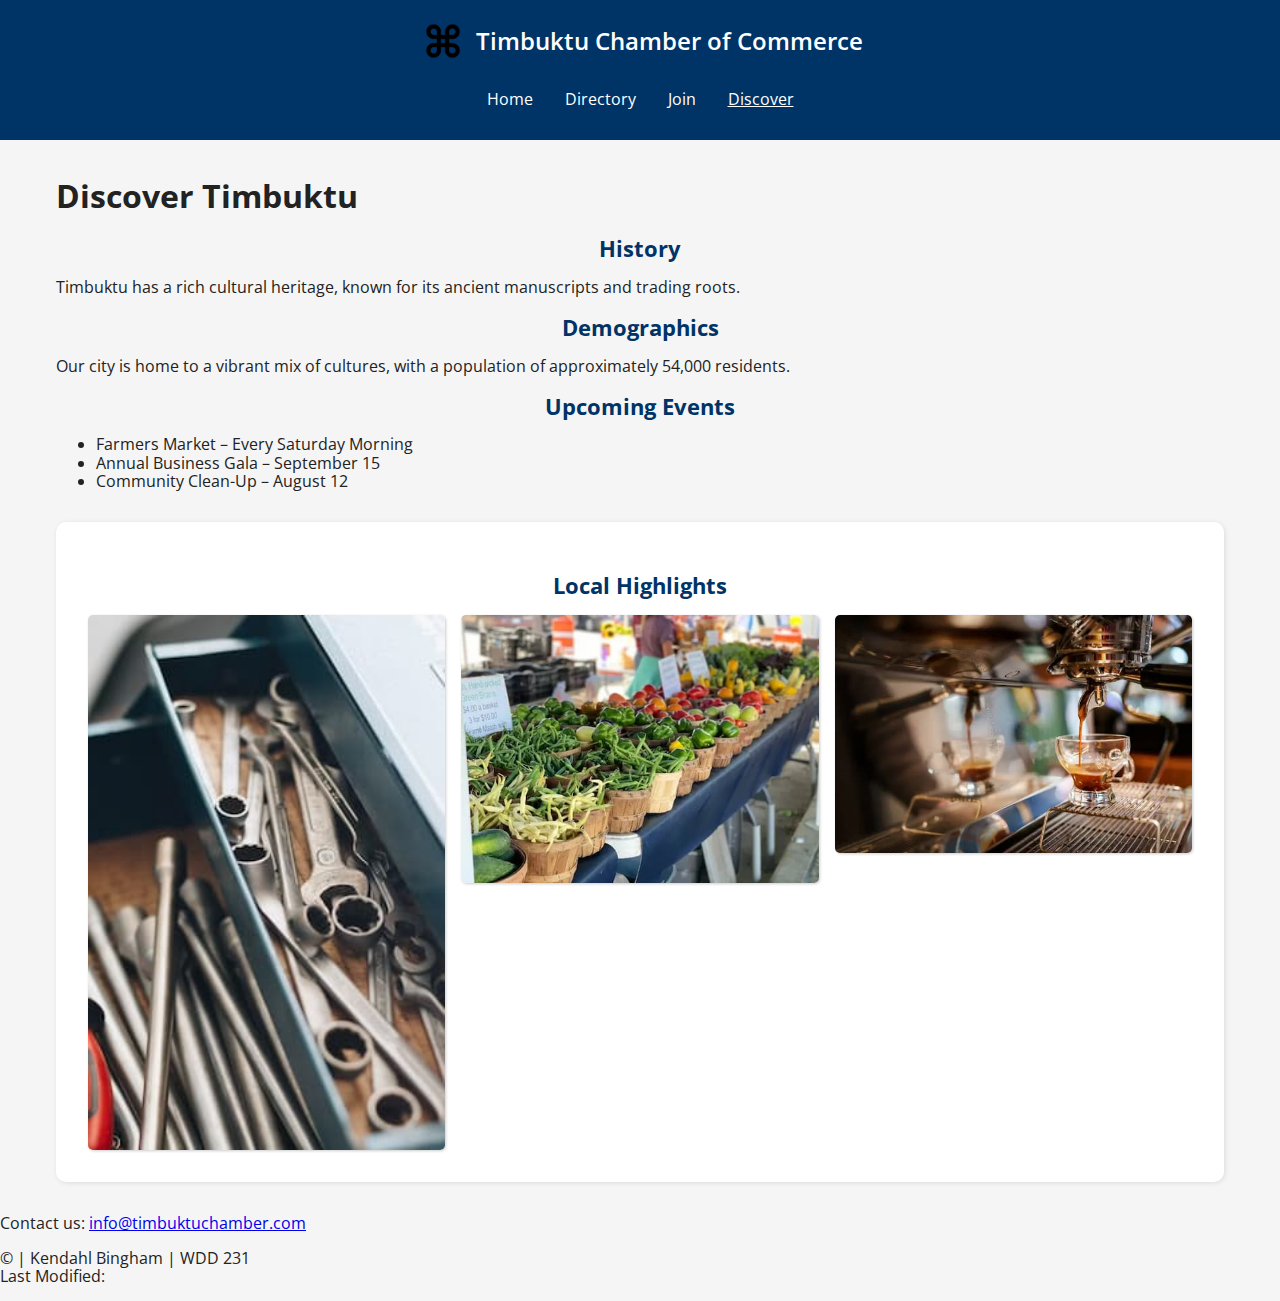
<file: chamber/discover.html>
<!DOCTYPE html>
<html lang="en-US">

<head>
    <meta charset="UTF-8">
    <meta name="viewport" content="width=device-width, initial-scale=1.0">
    <meta name="description" content="Discover Timbuktu - Learn about our history, demographics, and upcoming events.">
    <meta name="author" content="Kendahl Bingham">
    <title>Discover Timbuktu</title>

    <link rel="icon" href="images/favicon.png" type="image/x-icon">
    <meta property="og:title" content="Discover Timbuktu">
    <meta property="og:description" content="Explore the history, people, and culture of Timbuktu.">
    <meta property="og:image" content="https://kendychae.github.io/wdd231/chamber/images/share-image.webp">
    <meta property="og:url" content="https://kendychae.github.io/wdd231/chamber/discover.html">

    <link rel="preconnect" href="https://fonts.googleapis.com">
    <link rel="preconnect" href="https://fonts.gstatic.com" crossorigin>
    <link href="https://fonts.googleapis.com/css2?family=Open+Sans:wght@400;600&display=swap" rel="stylesheet">
    <link rel="stylesheet" href="styles/normalize.css">
    <link rel="stylesheet" href="styles/styles.css">
</head>

<body>
    <header>
        <div class="logo-title">
            <img src="images/logo.png" alt="Timbuktu Chamber of Commerce Logo" width="50" height="50">
            <p class="site-name">Timbuktu Chamber of Commerce</p>
        </div>
        <nav>
            <button id="menuBtn" aria-label="Toggle Menu">☰</button>
            <ul id="navMenu">
                <li><a href="index.html">Home</a></li>
                <li><a href="directory.html">Directory</a></li>
                <li><a href="join.html">Join</a></li>
                <li><a href="discover.html" class="active">Discover</a></li>
            </ul>
        </nav>
    </header>

    <main>
        <h1>Discover Timbuktu</h1>

        <section>
            <h2>History</h2>
            <p>Timbuktu has a rich cultural heritage, known for its ancient manuscripts and trading roots.</p>
        </section>

        <section>
            <h2>Demographics</h2>
            <p>Our city is home to a vibrant mix of cultures, with a population of approximately 54,000 residents.</p>
        </section>

        <section>
            <h2>Upcoming Events</h2>
            <ul>
                <li>Farmers Market – Every Saturday Morning</li>
                <li>Annual Business Gala – September 15</li>
                <li>Community Clean-Up – August 12</li>
            </ul>
        </section>

        <section class="image-montage">
            <h2>Local Highlights</h2>
            <div class="montage">
                <img src="images/auto.jpg" alt="Local Auto Business" loading="lazy">
                <img src="images/market.jpg" alt="Local Market" loading="lazy">
                <img src="images/coffee.jpg" alt="Local Coffee Shop" loading="lazy">
            </div>
        </section>
    </main>

    <footer>
        <p>Contact us: <a href="mailto:info@tchamber.com">info@timbuktuchamber.com</a></p>
        <p>&copy; <span id="year"></span> | Kendahl Bingham | WDD 231<br>Last Modified: <span id="lastModified"></span>
        </p>
    </footer>

    <script src="scripts/scripts/nav-toggle.js" defer></script>
    <script src="scripts/footer-info.js" defer></script>
</body>

</html>
</file>
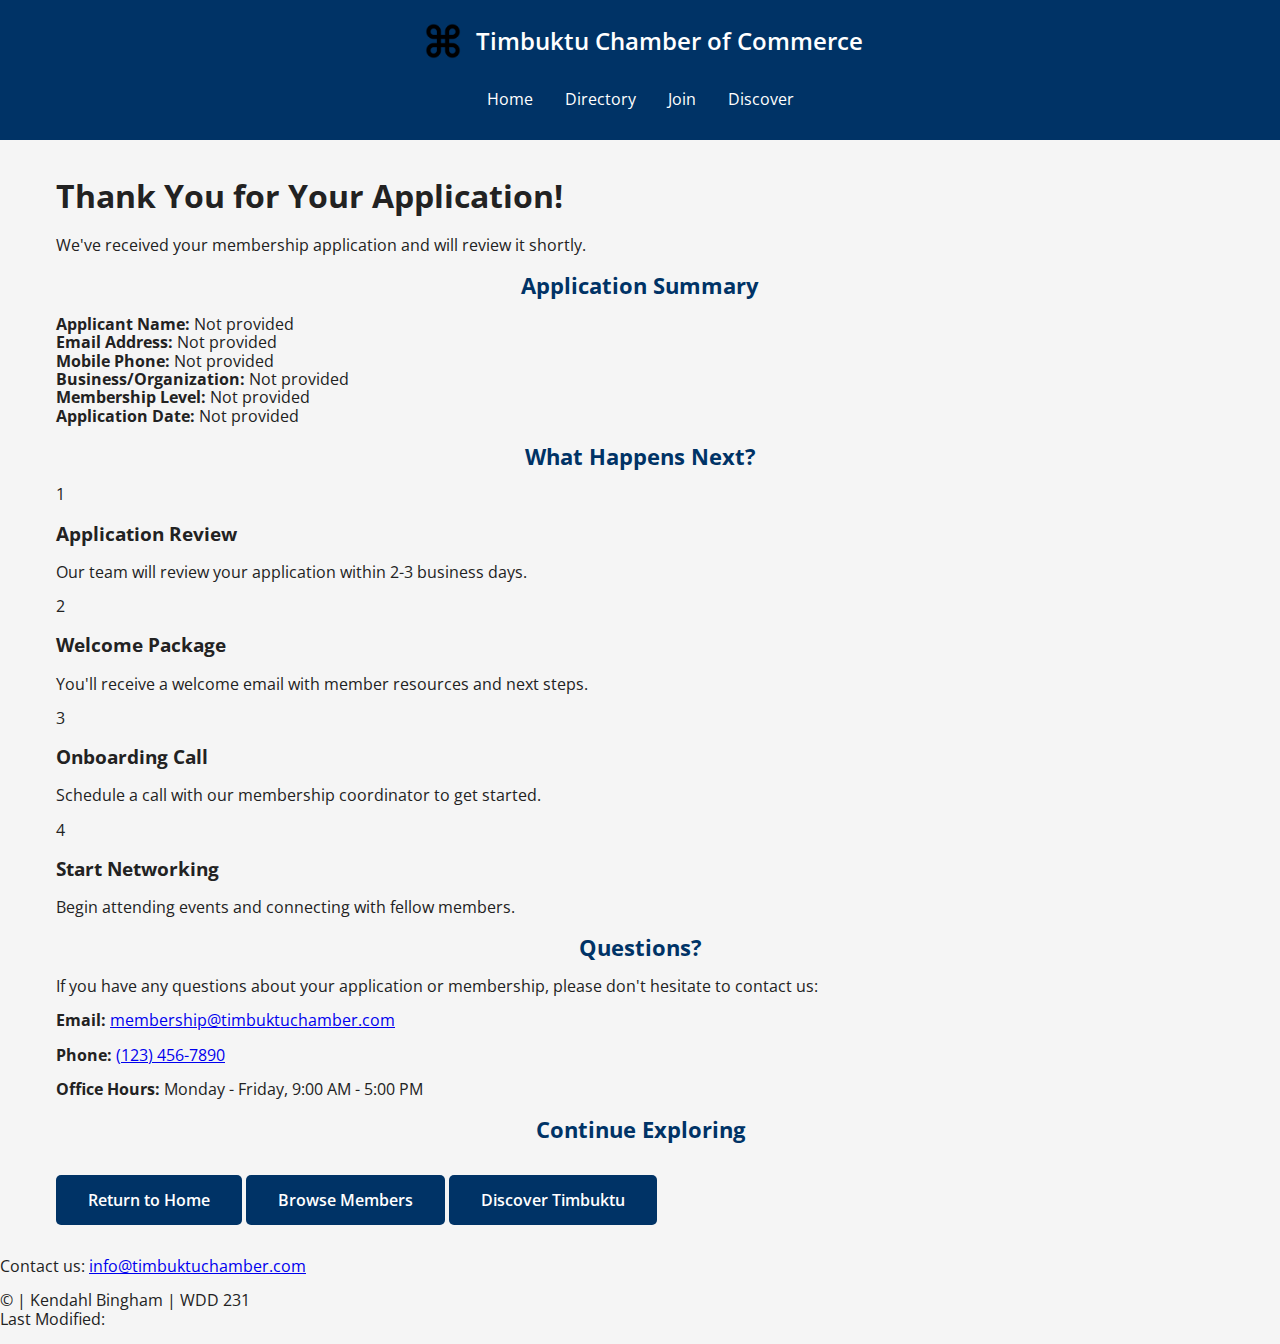
<file: chamber/thankyou.html>
<!DOCTYPE html>
<html lang="en-US">

<head>
    <meta charset="UTF-8">
    <meta name="viewport" content="width=device-width, initial-scale=1.0">
    <meta name="description"
        content="Thank you for applying to join the Timbuktu Chamber of Commerce. Your application has been received.">
    <meta name="author" content="Kendahl Bingham">
    <title>Thank You - Timbuktu Chamber of Commerce</title>

    <link rel="icon" href="images/favicon.png" type="image/x-icon">
    <meta property="og:title" content="Thank You - Timbuktu Chamber">
    <meta property="og:description"
        content="Your membership application has been received. Welcome to the Timbuktu Chamber of Commerce community.">
    <meta property="og:image" content="https://kendychae.github.io/wdd231/chamber/images/share-image.webp">
    <meta property="og:url" content="https://kendychae.github.io/wdd231/chamber/thankyou.html">

    <link rel="preconnect" href="https://fonts.googleapis.com">
    <link rel="preconnect" href="https://fonts.gstatic.com" crossorigin>
    <link href="https://fonts.googleapis.com/css2?family=Open+Sans:wght@400;600&display=swap" rel="stylesheet">
    <link rel="stylesheet" href="styles/normalize.css">
    <link rel="stylesheet" href="styles/styles.css">
</head>

<body>
    <header>
        <div class="logo-title">
            <img src="images/logo.png" alt="Timbuktu Chamber of Commerce Logo" width="50" height="50">
            <p class="site-name">Timbuktu Chamber of Commerce</p>
        </div>
        <nav>
            <button id="menuBtn" aria-label="Toggle Menu">☰</button>
            <ul id="navMenu">
                <li><a href="index.html">Home</a></li>
                <li><a href="directory.html">Directory</a></li>
                <li><a href="join.html">Join</a></li>
                <li><a href="discover.html">Discover</a></li>
            </ul>
        </nav>
    </header>

    <main>
        <section class="thank-you-hero">
            <h1>Thank You for Your Application!</h1>
            <p>We've received your membership application and will review it shortly.</p>
        </section>

        <section class="application-summary">
            <h2>Application Summary</h2>
            <div class="summary-content">
                <div class="summary-item">
                    <strong>Applicant Name:</strong>
                    <span id="applicant-name">Not provided</span>
                </div>
                <div class="summary-item">
                    <strong>Email Address:</strong>
                    <span id="applicant-email">Not provided</span>
                </div>
                <div class="summary-item">
                    <strong>Mobile Phone:</strong>
                    <span id="applicant-phone">Not provided</span>
                </div>
                <div class="summary-item">
                    <strong>Business/Organization:</strong>
                    <span id="business-name">Not provided</span>
                </div>
                <div class="summary-item">
                    <strong>Membership Level:</strong>
                    <span id="membership-level">Not provided</span>
                </div>
                <div class="summary-item">
                    <strong>Application Date:</strong>
                    <span id="application-timestamp">Not provided</span>
                </div>
            </div>
        </section>

        <section class="next-steps">
            <h2>What Happens Next?</h2>
            <div class="steps-grid">
                <div class="step">
                    <div class="step-number">1</div>
                    <h3>Application Review</h3>
                    <p>Our team will review your application within 2-3 business days.</p>
                </div>
                <div class="step">
                    <div class="step-number">2</div>
                    <h3>Welcome Package</h3>
                    <p>You'll receive a welcome email with member resources and next steps.</p>
                </div>
                <div class="step">
                    <div class="step-number">3</div>
                    <h3>Onboarding Call</h3>
                    <p>Schedule a call with our membership coordinator to get started.</p>
                </div>
                <div class="step">
                    <div class="step-number">4</div>
                    <h3>Start Networking</h3>
                    <p>Begin attending events and connecting with fellow members.</p>
                </div>
            </div>
        </section>

        <section class="contact-info">
            <h2>Questions?</h2>
            <p>If you have any questions about your application or membership, please don't hesitate to contact us:</p>
            <div class="contact-details">
                <p><strong>Email:</strong> <a href="mailto:membership@timbuktuchamber.com">membership@timbuktuchamber.com</a></p>
                <p><strong>Phone:</strong> <a href="tel:+1234567890">(123) 456-7890</a></p>
                <p><strong>Office Hours:</strong> Monday - Friday, 9:00 AM - 5:00 PM</p>
            </div>
        </section>

        <section class="cta-section">
            <h2>Continue Exploring</h2>
            <div class="cta-buttons">
                <a href="index.html" class="cta-button">Return to Home</a>
                <a href="directory.html" class="cta-button secondary">Browse Members</a>
                <a href="discover.html" class="cta-button secondary">Discover Timbuktu</a>
            </div>
        </section>
    </main>

    <footer>
        <p>Contact us: <a href="mailto:info@timbuktuchamber.com">info@timbuktuchamber.com</a></p>
        <p>&copy; <span id="year"></span> | Kendahl Bingham | WDD 231<br>Last Modified: <span id="lastModified"></span>
        </p>
    </footer>

    <script src="scripts/scripts/nav-toggle.js" defer></script>
    <script src="scripts/footer-info.js" defer></script>
    <script src="scripts/thankyou.js" defer></script>
</body>

</html>
</file>
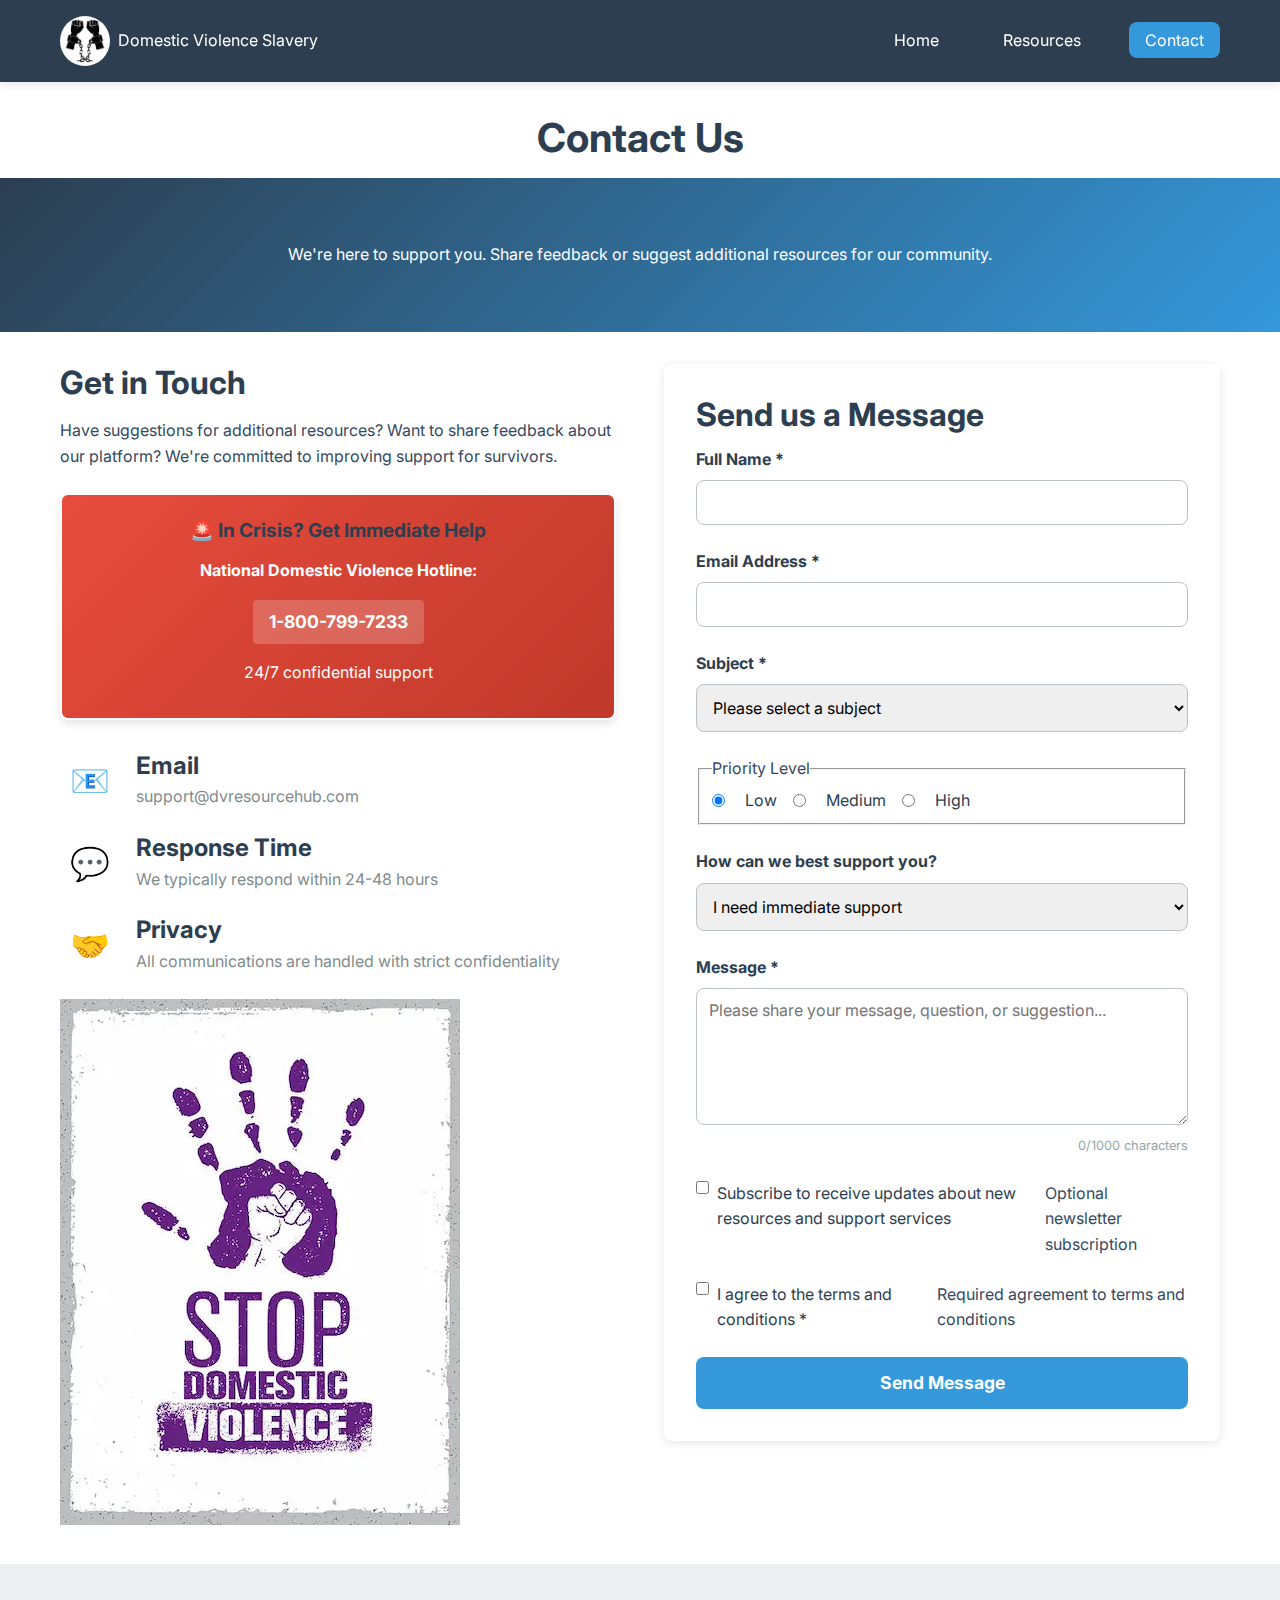
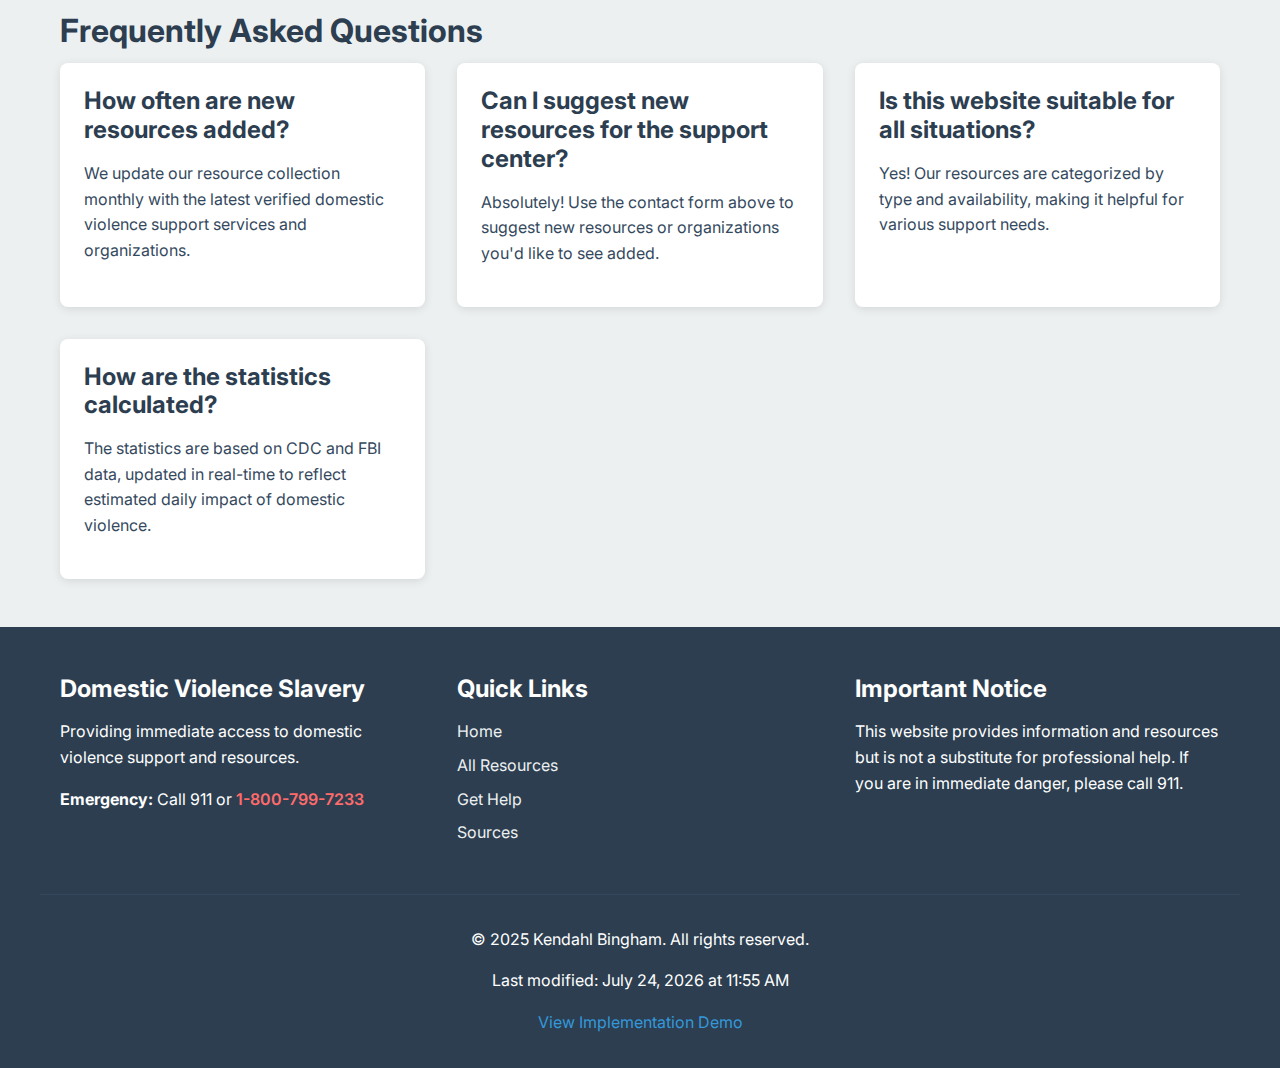
<file: final/contact.html>
<!DOCTYPE html>
<html lang="en">
<head>
    <meta charset="UTF-8">
    <meta name="viewport" content="width=device-width, initial-scale=1.0">
    <meta name="description" content="Contact us for questions about domestic violence resources or suggestions for our support hub">
    <meta name="author" content="Kendahl Bingham">
    <meta name="keywords" content="contact, domestic violence help, feedback, suggestions, support resources">
    
    <!-- Open Graph meta tags for social sharing -->
    <meta property="og:title" content="Contact - Domestic Violence Resource Hub">
    <meta property="og:description" content="Contact us for questions about domestic violence resources and support">
    <meta property="og:type" content="website">
    <meta property="og:url" content="https://kendychae.github.io/wdd231/final/contact.html">
    <meta property="og:image" content="https://kendychae.github.io/wdd231/final/images/share-image.webp">
    
    <!-- Twitter Card meta tags -->
    <meta name="twitter:card" content="summary_large_image">
    <meta name="twitter:title" content="Contact - Domestic Violence Resource Hub">
    <meta name="twitter:description" content="Contact us for questions about domestic violence resources and support">
    <meta name="twitter:image" content="https://kendychae.github.io/wdd231/final/images/share-image.webp">
    
    <title>Contact - Domestic Violence Resource Hub</title>
    <link rel="preconnect" href="https://fonts.googleapis.com">
    <link rel="preconnect" href="https://fonts.gstatic.com" crossorigin>
    <link href="https://fonts.googleapis.com/css2?family=Inter:wght@300;400;500;600;700&display=swap" rel="stylesheet">
    <link rel="icon" type="image/png" href="images/favicon.png">
    <link rel="shortcut icon" type="image/png" href="images/favicon.png">
    <link rel="apple-touch-icon" href="images/favicon.png">
    <link rel="stylesheet" href="styles/normalize.css">
    <link rel="stylesheet" href="styles/styles.css">
</head>
<body>
    <header>
        <div class="header-container">
            <div class="logo">
                <img src="images/dv-slave.webp" alt="Domestic Violence Slavery Logo" width="50" height="50">
                <span class="logo-text">Domestic Violence Slavery</span>
            </div>
            <nav>
                <button id="menu-toggle" class="hamburger" aria-label="Toggle navigation menu">
                    <span></span>
                    <span></span>
                    <span></span>
                </button>
                <ul class="nav-links" id="nav-links">
                    <li><a href="index.html">Home</a></li>
                    <li><a href="resources.html">Resources</a></li>
                    <li><a href="contact.html" class="active">Contact</a></li>
                </ul>
            </nav>
        </div>
    </header>

    <main>
        <h1>Contact Us</h1>
        <section class="page-header">
            <div class="container">
                <p>We're here to support you. Share feedback or suggest additional resources for our community.</p>
            </div>
        </section>

        <section class="contact-content">
            <div class="container">
                <div class="contact-grid">
                    <div class="contact-info">
                        <h2>Get in Touch</h2>
                        <p>Have suggestions for additional resources? Want to share feedback about our platform? We're committed to improving support for survivors.</p>
                        
                        <div class="emergency-reminder">
                            <h3>🚨 In Crisis? Get Immediate Help</h3>
                            <p><strong>National Domestic Violence Hotline:</strong></p>
                            <p><a href="tel:18007997233">1-800-799-7233</a></p>
                            <p>24/7 confidential support</p>
                        </div>
                        
                        <div class="contact-methods">
                            <div class="contact-method">
                                <div class="method-icon">📧</div>
                                <div class="method-info">
                                    <h3>Email</h3>
                                    <p>support@dvresourcehub.com</p>
                                </div>
                            </div>
                            
                            <div class="contact-method">
                                <div class="method-icon">💬</div>
                                <div class="method-info">
                                    <h3>Response Time</h3>
                                    <p>We typically respond within 24-48 hours</p>
                                </div>
                            </div>
                            
                            <div class="contact-method">
                                <div class="method-icon">🤝</div>
                                <div class="method-info">
                                    <h3>Privacy</h3>
                                    <p>All communications are handled with strict confidentiality</p>
                                </div>
                            </div>
                        </div>
                        
                        <div class="privacy-image">
                            <img src="images/stop-dv.webp" alt="Stop Domestic Violence" class="stop-dv-inline" loading="lazy">
                        </div>
                    </div>

                    <div class="contact-form-container">
                        <form id="contact-form" class="contact-form" action="thankyou.html" method="GET" novalidate>
                            <h2>Send us a Message</h2>
                            
                            <div class="form-group">
                                <label for="name">Full Name *</label>
                                <input type="text" id="name" name="name" required minlength="2" maxlength="50">
                                <span class="error-message" id="name-error"></span>
                            </div>
                            
                            <div class="form-group">
                                <label for="email">Email Address *</label>
                                <input type="email" id="email" name="email" required>
                                <span class="error-message" id="email-error"></span>
                            </div>
                            
                            <div class="form-group">
                                <label for="subject">Subject *</label>
                                <select id="subject" name="subject" required>
                                    <option value="">Please select a subject</option>
                                    <option value="general">General Question</option>
                                    <option value="resource-suggestion">Resource Suggestion</option>
                                    <option value="feedback">Website Feedback</option>
                                    <option value="accessibility">Accessibility Issue</option>
                                    <option value="partnership">Organization Partnership</option>
                                    <option value="other">Other</option>
                                </select>
                                <span class="error-message" id="subject-error"></span>
                            </div>
                            
                            <div class="form-group">
                                <fieldset>
                                    <legend>Priority Level</legend>
                                    <div class="radio-group">
                                        <input type="radio" id="low" name="priority" value="low" checked>
                                        <label for="low">Low</label>
                                        
                                        <input type="radio" id="medium" name="priority" value="medium">
                                        <label for="medium">Medium</label>
                                        
                                        <input type="radio" id="high" name="priority" value="high">
                                        <label for="high">High</label>
                                    </div>
                                </fieldset>
                            </div>
                            
                            <div class="form-group">
                                <label for="experience">How can we best support you?</label>
                                <select id="experience" name="experience">
                                    <option value="seeking-help">I need immediate support</option>
                                    <option value="information">Looking for information/resources</option>
                                    <option value="supporting-someone">Supporting someone in need</option>
                                    <option value="professional">I'm a professional/advocate</option>
                                </select>
                            </div>
                            
                            <div class="form-group">
                                <label for="message">Message *</label>
                                <textarea id="message" name="message" rows="6" required minlength="10" maxlength="1000" placeholder="Please share your message, question, or suggestion..."></textarea>
                                <span class="error-message" id="message-error"></span>
                                <span class="char-count">0/1000 characters</span>
                            </div>
                            
                            <div class="form-group checkbox-group">
                                <input type="checkbox" id="newsletter" name="newsletter" value="yes" aria-describedby="newsletter-desc">
                                <label for="newsletter">Subscribe to receive updates about new resources and support services</label>
                                <span id="newsletter-desc" class="sr-only">Optional newsletter subscription</span>
                            </div>
                            
                            <div class="form-group checkbox-group">
                                <input type="checkbox" id="terms" name="terms" required aria-describedby="terms-desc">
                                <label for="terms">I agree to the terms and conditions *</label>
                                <span class="error-message" id="terms-error"></span>
                                <span id="terms-desc" class="sr-only">Required agreement to terms and conditions</span>
                            </div>
                            
                            <button type="submit" class="submit-btn" id="submit-btn">Send Message</button>
                        </form>
                    </div>
                </div>
            </div>
        </section>

        <section class="faq-section">
            <div class="container">
                <h2>Frequently Asked Questions</h2>
                <div class="faq-grid">
                    <div class="faq-item">
                        <h3>How often are new resources added?</h3>
                        <p>We update our resource collection monthly with the latest verified domestic violence support services and organizations.</p>
                    </div>
                    <div class="faq-item">
                        <h3>Can I suggest new resources for the support center?</h3>
                        <p>Absolutely! Use the contact form above to suggest new resources or organizations you'd like to see added.</p>
                    </div>
                    <div class="faq-item">
                        <h3>Is this website suitable for all situations?</h3>
                        <p>Yes! Our resources are categorized by type and availability, making it helpful for various support needs.</p>
                    </div>
                    <div class="faq-item">
                        <h3>How are the statistics calculated?</h3>
                        <p>The statistics are based on CDC and FBI data, updated in real-time to reflect estimated daily impact of domestic violence.</p>
                    </div>
                </div>
            </div>
        </section>
    </main>

    <footer>
        <div class="footer-content">
            <div class="footer-section">
                <h3>Domestic Violence Slavery</h3>
                <p>Providing immediate access to domestic violence support and resources.</p>
                <p><strong>Emergency:</strong> Call 911 or <a href="tel:18007997233" class="emergency-link">1-800-799-7233</a></p>
            </div>
            <div class="footer-section">
                <h3>Quick Links</h3>
                <ul>
                    <li><a href="index.html">Home</a></li>
                    <li><a href="resources.html">All Resources</a></li>
                    <li><a href="contact.html">Get Help</a></li>
                    <li><a href="attributions.html">Sources</a></li>
                </ul>
            </div>
            <div class="footer-section">
                <h3>Important Notice</h3>
                <p>This website provides information and resources but is not a substitute for professional help. If you are in immediate danger, please call 911.</p>
            </div>
        </div>
        <div class="footer-bottom">
            <p>&copy; 2025 Kendahl Bingham. All rights reserved.</p>
            <p>Last modified: <span id="lastModified"></span></p>
            <p><a href="https://youtu.be/GaGAMMr3vBQ?si=fYlmgIrF7-vOfgJ6" target="_blank">View Implementation Demo</a></p>
        </div>
    </footer>

    <script type="module" src="scripts/contact.js"></script>
</body>
</html>
</file>
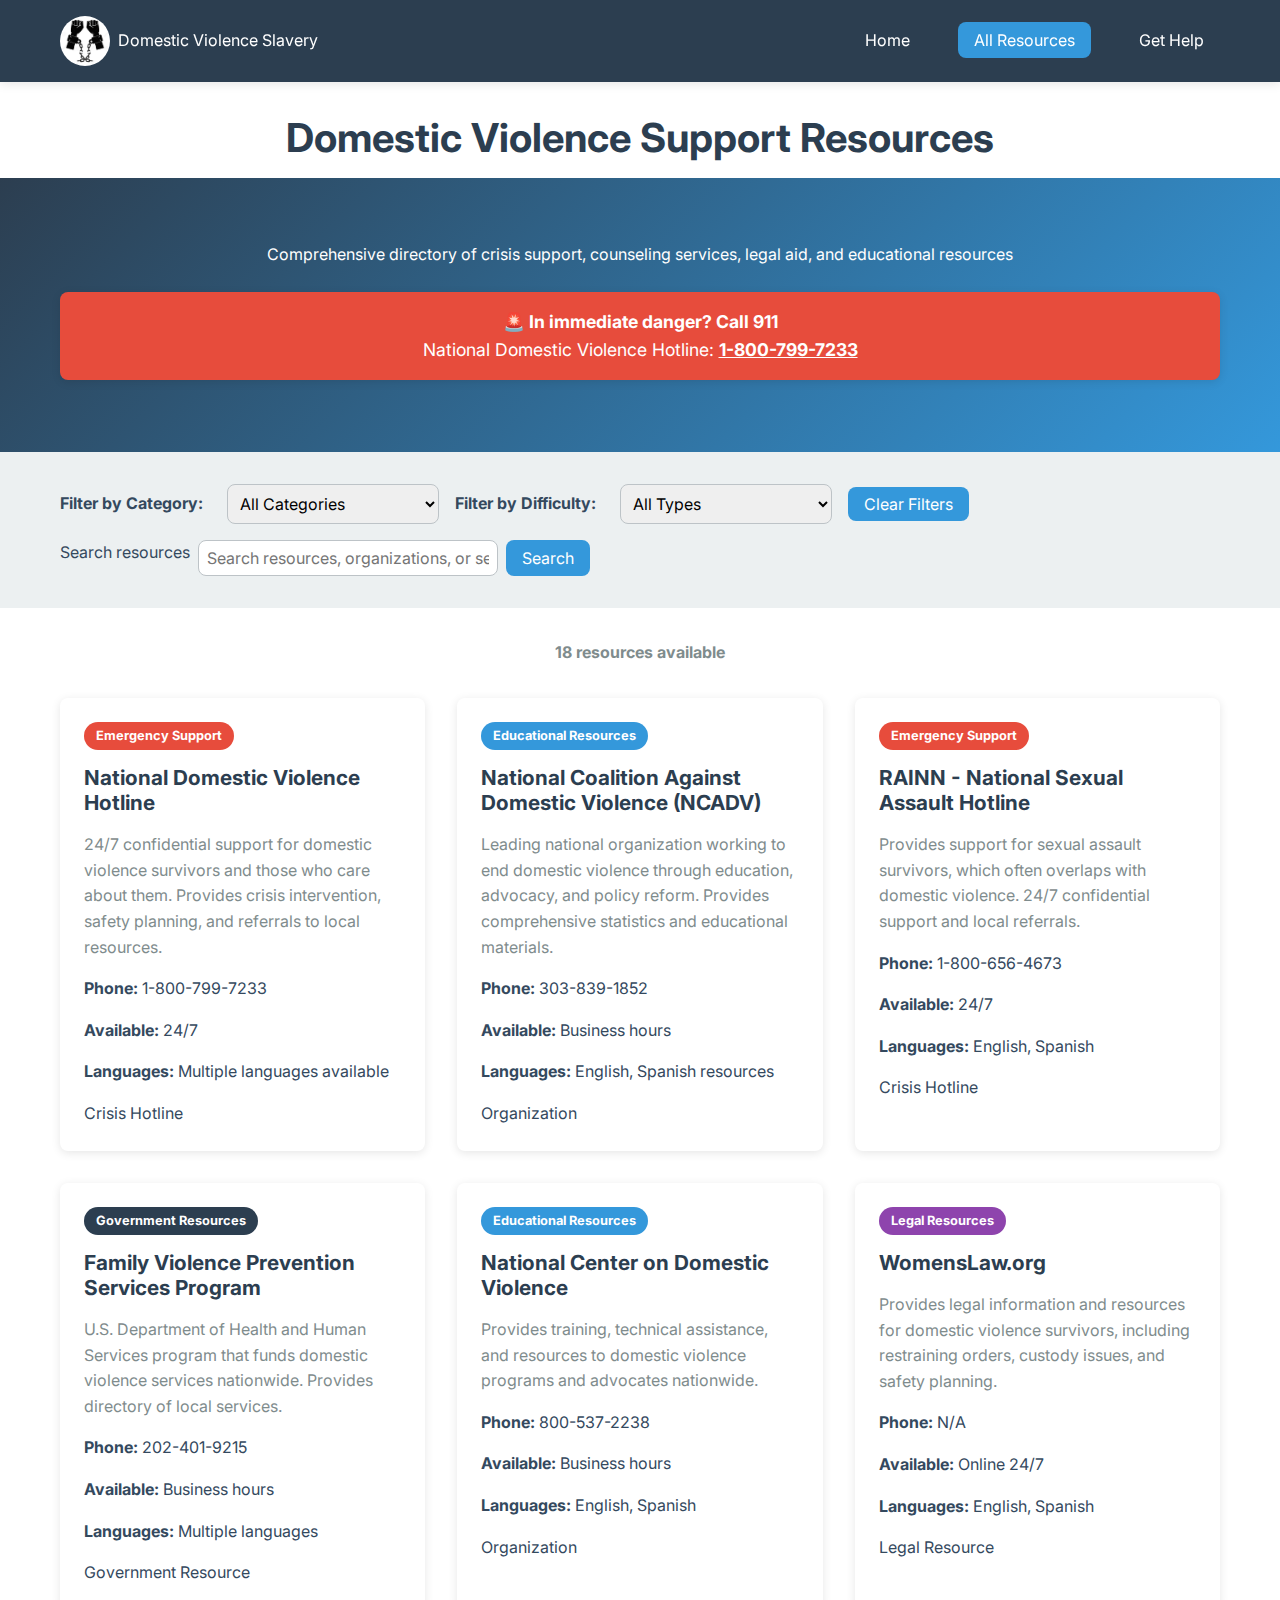
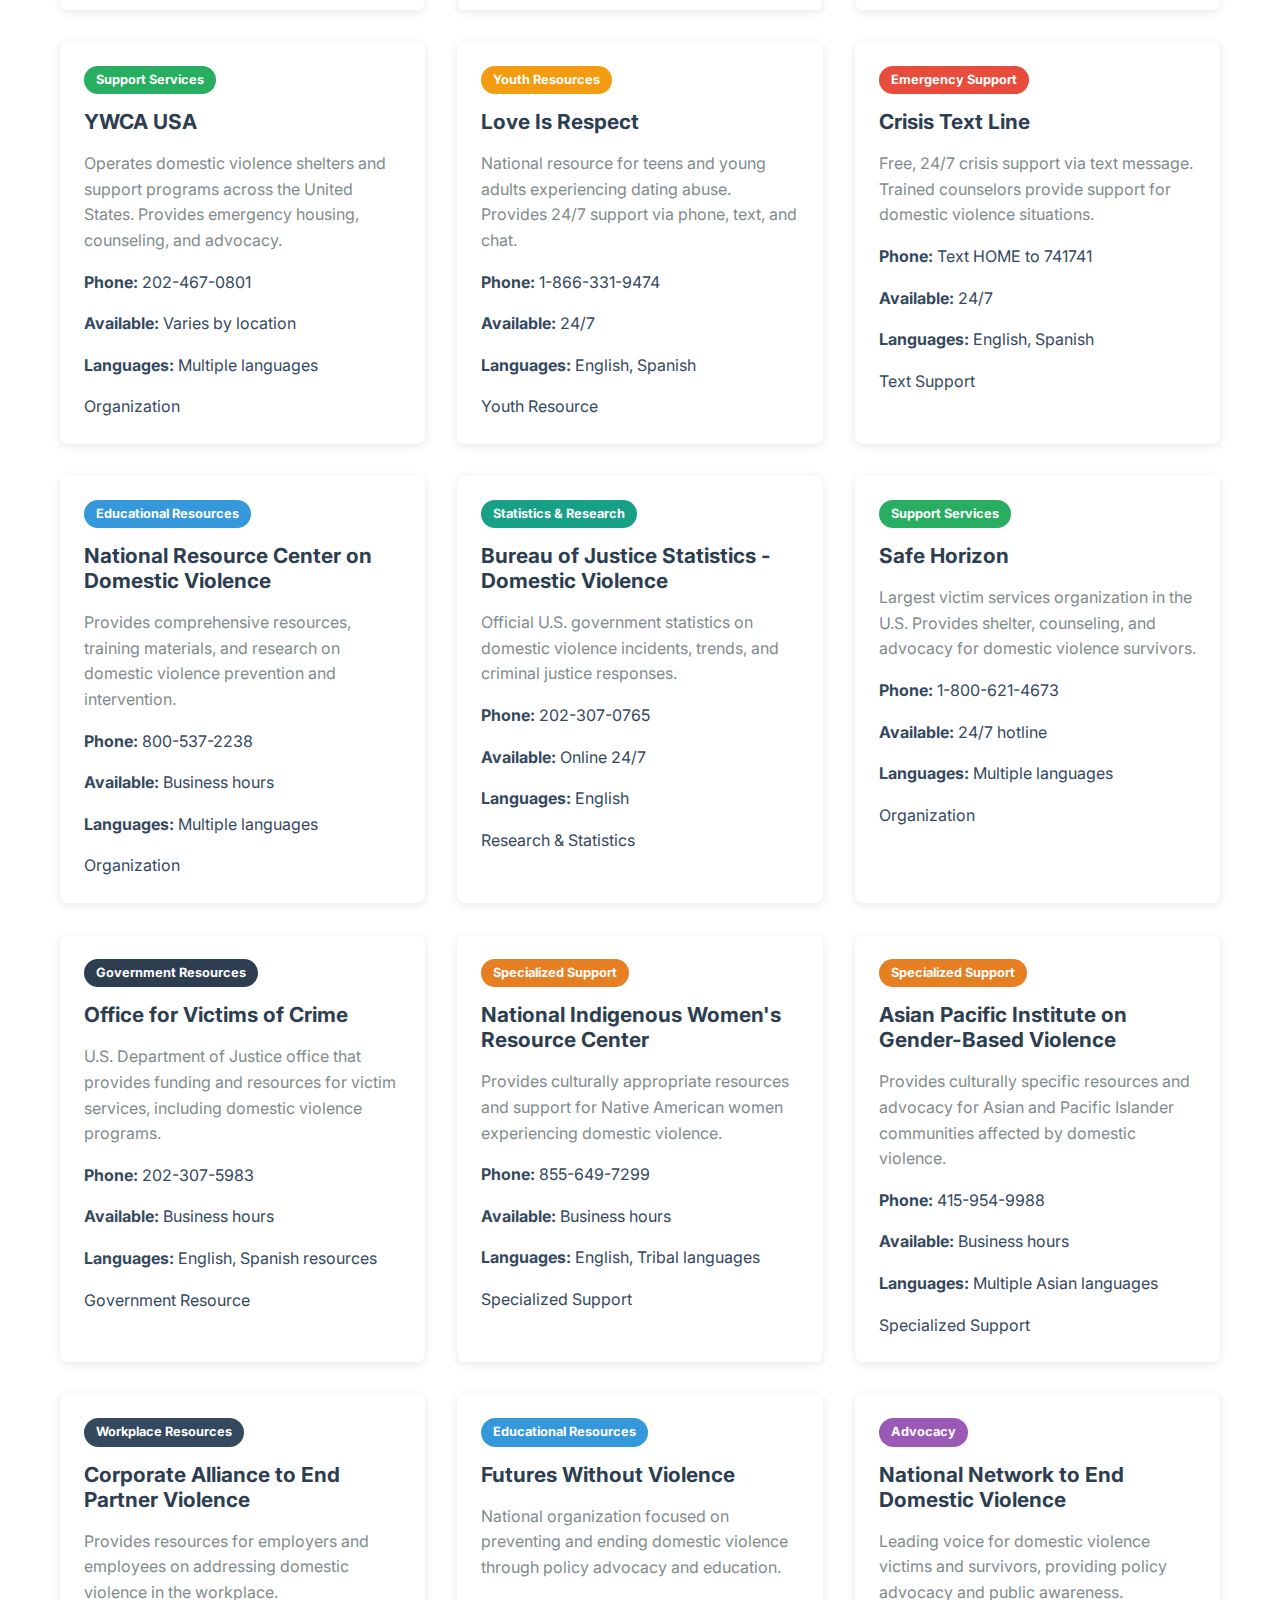
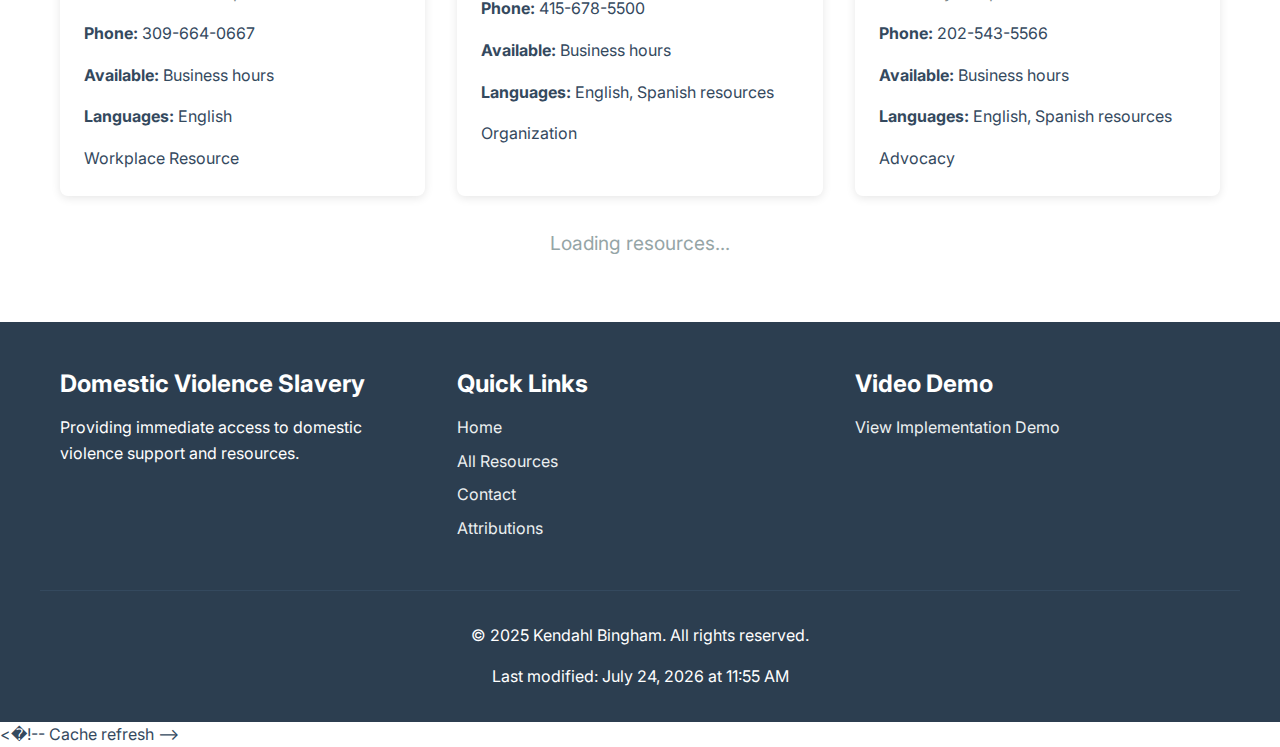
<file: final/resources.html>
<!DOCTYPE html>
<html lang="en">
<head>
    <meta charset="UTF-8">
    <meta name="viewport" content="width=device-width, initial-scale=1.0">
    <meta name="description" content="Comprehensive directory of domestic violence support services, crisis hotlines, and resources for survivors and their supporters">
    <meta name="author" content="Kendahl Bingham">
    <meta name="keywords" content="domestic violence resources, crisis hotline, support services, shelters, legal aid">
    
    <!-- Open Graph meta tags for social sharing -->
    <meta property="og:title" content="Domestic Violence Resources Directory">
    <meta property="og:description" content="Comprehensive directory of support services and resources for domestic violence survivors">
    <meta property="og:type" content="website">
    <meta property="og:url" content="https://kendychae.github.io/wdd231/final/resources.html">
    <meta property="og:image" content="https://kendychae.github.io/wdd231/final/images/share-image.webp">
    
    <!-- Twitter Card meta tags -->
    <meta name="twitter:card" content="summary_large_image">
    <meta name="twitter:title" content="Domestic Violence Resources Directory">
    <meta name="twitter:description" content="Comprehensive directory of support services and resources for domestic violence survivors">
    <meta name="twitter:image" content="https://kendychae.github.io/wdd231/final/images/share-image.webp">
    
    <title>Resources Directory - Domestic Violence Support Services</title>
    <link rel="preconnect" href="https://fonts.googleapis.com">
    <link rel="preconnect" href="https://fonts.gstatic.com" crossorigin>
    <link href="https://fonts.googleapis.com/css2?family=Inter:wght@300;400;500;600;700&display=swap" rel="stylesheet">
    <link rel="icon" type="image/png" href="images/favicon.png">
    <link rel="shortcut icon" type="image/png" href="images/favicon.png">
    <link rel="apple-touch-icon" href="images/favicon.png">
    <link rel="stylesheet" href="styles/normalize.css">
    <link rel="stylesheet" href="styles/styles.css">
</head>
<body>
    <header>
        <div class="header-container">
            <div class="logo">
                <img src="images/dv-slave.webp" alt="Domestic Violence Slavery Logo" width="50" height="50">
                <span class="logo-text">Domestic Violence Slavery</span>
            </div>
            <nav>
                <button id="menu-toggle" class="hamburger" aria-label="Toggle navigation menu">
                    <span></span>
                    <span></span>
                    <span></span>
                </button>
                <ul class="nav-links" id="nav-links">
                    <li><a href="index.html">Home</a></li>
                    <li><a href="resources.html" class="active">All Resources</a></li>
                    <li><a href="contact.html">Get Help</a></li>
                </ul>
            </nav>
        </div>
    </header>

    <main>
        <h1>Domestic Violence Support Resources</h1>
        <section class="page-header">
            <div class="container">
                <p>Comprehensive directory of crisis support, counseling services, legal aid, and educational resources</p>
                <div class="emergency-notice">
                    <strong>🚨 In immediate danger? Call 911</strong><br>
                    <span>National Domestic Violence Hotline: <a href="tel:18007997233">1-800-799-7233</a></span>
                </div>
            </div>
        </section>

        <section class="filter-section">
            <div class="container">
                <div class="filter-controls">
                    <label for="category-filter">Filter by Category:</label>
                    <select id="category-filter">
                        <option value="all">All Categories</option>
                        <option value="Emergency Support">Emergency Support</option>
                        <option value="Educational Resources">Educational Resources</option>
                        <option value="Government Resources">Government Resources</option>
                        <option value="Legal Resources">Legal Resources</option>
                        <option value="Support Services">Support Services</option>
                        <option value="Youth Resources">Youth Resources</option>
                        <option value="Specialized Support">Specialized Support</option>
                        <option value="Workplace Resources">Workplace Resources</option>
                        <option value="Advocacy">Advocacy</option>
                        <option value="Statistics & Research">Statistics & Research</option>
                    </select>
                    
                    <label for="difficulty-filter">Filter by Difficulty:</label>
                    <select id="difficulty-filter">
                        <option value="all">All Types</option>
                        <option value="hotline">Crisis Hotlines</option>
                        <option value="organization">Organizations</option>
                        <option value="government">Government Resources</option>
                        <option value="legal">Legal Resources</option>
                        <option value="text">Text Support</option>
                        <option value="youth">Youth Resources</option>
                        <option value="specialized">Specialized Support</option>
                        <option value="workplace">Workplace Resources</option>
                        <option value="advocacy">Advocacy</option>
                        <option value="research">Research & Statistics</option>
                    </select>
                    
                    <button id="clear-filters" type="button" aria-label="Clear all filters">Clear Filters</button>
                </div>
                
                <div class="search-box">
                    <label for="search-input" class="sr-only">Search resources</label>
                    <input type="text" id="search-input" placeholder="Search resources, organizations, or services..." aria-label="Search resources">
                    <button id="search-btn" type="button" aria-label="Search">Search</button>
                </div>
            </div>
        </section>

        <section class="resources-grid-section">
            <div class="container">
                <div id="resources-count" class="resources-count"></div>
                <div id="resources-grid" class="resources-grid">
                    <!-- Resources will be dynamically loaded here -->
                    <noscript>
                        <div class="card resource-card">
                            <div class="resource-category" style="background-color: #e74c3c">Emergency Support</div>
                            <h3>National Domestic Violence Hotline</h3>
                            <p>24/7 confidential support for domestic violence survivors and those who care about them.</p>
                            <p><strong>Phone:</strong> 1-800-799-7233</p>
                            <p><strong>Available:</strong> 24/7</p>
                        </div>
                    </noscript>
                </div>
                <div id="loading" class="loading">Loading resources...</div>
                <div id="no-results" class="no-results" style="display: none;">
                    <p>No resources found matching your criteria.</p>
                </div>
            </div>
        </section>
    </main>

    <footer>
        <div class="footer-content">
            <div class="footer-section">
                <h3>Domestic Violence Slavery</h3>
                <p>Providing immediate access to domestic violence support and resources.</p>
            </div>
            <div class="footer-section">
                <h3>Quick Links</h3>
                <ul>
                    <li><a href="index.html">Home</a></li>
                    <li><a href="resources.html">All Resources</a></li>
                    <li><a href="contact.html">Contact</a></li>
                    <li><a href="attributions.html">Attributions</a></li>
                </ul>
            </div>
            <div class="footer-section">
                <h3>Video Demo</h3>
                <p><a href="https://youtu.be/GaGAMMr3vBQ?si=fYlmgIrF7-vOfgJ6" target="_blank">View Implementation Demo</a></p>
            </div>
        </div>
        <div class="footer-bottom">
            <p>&copy; 2025 Kendahl Bingham. All rights reserved.</p>
            <p>Last modified: <span id="lastModified"></span></p>
        </div>
    </footer>

    <!-- Modal for displaying resource details -->
    <div id="resource-modal" class="modal">
        <div class="modal-content">
            <span class="close" id="close-resource-modal">&times;</span>
            <div id="resource-modal-body">
                <!-- Content will be dynamically inserted here -->
            </div>
        </div>
    </div>

    <script type="module" src="scripts/resources.js"></script>
</body>
</html>
< ! - -   C a c h e   r e f r e s h   - - > 
 
 
</file>
<file: chamber/styles/styles.css>
/* ====== BASE STYLES ====== */
* {
    box-sizing: border-box;
}

body {
    font-family: 'Open Sans', system-ui, sans-serif;
    margin: 0;
    padding: 0;
    background: #f5f5f5;
    color: #222;
}

/* ====== HEADER & NAV ====== */
header {
    background-color: #003366;
    color: white;
    padding: 1rem;
    display: flex;
    flex-direction: column;
    align-items: center;
}

header .logo-title {
    display: flex;
    align-items: center;
    gap: 0.5rem;
}

header .site-name {
    margin: 0;
    font-size: 1.5rem;
    font-weight: 600;
}

nav {
    margin-top: 0.5rem;
}

#menuBtn {
    background: none;
    border: none;
    color: white;
    font-size: 1.5rem;
    cursor: pointer;
    display: none;
}

nav ul {
    list-style: none;
    padding: 0;
    display: flex;
    gap: 1rem;
    flex-wrap: wrap;
    justify-content: center;
}

nav a {
    color: white;
    text-decoration: none;
    padding: 0.25rem 0.5rem;
}

nav a.active,
nav a:hover {
    text-decoration: underline;
}

/* ====== MAIN CONTENT ====== */
main {
    padding: 1rem;
    max-width: 1200px;
    margin: auto;
}

h2 {
    font-size: 1.4rem;
    margin-bottom: 1rem;
    text-align: center;
    color: #003366;
}

/* ====== VIEW TOGGLE BUTTONS ====== */
.view-toggle {
    margin-bottom: 1rem;
    display: flex;
    gap: 1rem;
    justify-content: center;
    flex-wrap: wrap;
}

.view-toggle button {
    padding: 0.5rem 1rem;
    font-size: 1rem;
    cursor: pointer;
    border: 1px solid #ccc;
    border-radius: 5px;
    background-color: #fff;
    transition: background-color 0.3s;
}

.view-toggle button:hover,
.view-toggle button[aria-pressed="true"] {
    background-color: #003366;
    color: #fff;
    border-color: #003366;
}

/* ====== MEMBERS SECTION ====== */
#members {
    display: grid;
    grid-template-columns: repeat(auto-fit, minmax(250px, 1fr));
    gap: 1rem;
}

#members.list-view {
    display: block;
}

.member-card {
    background: white;
    border: 1px solid #ccc;
    padding: 1rem;
    text-align: center;
    border-radius: 10px;
    box-shadow: 1px 1px 5px rgba(0, 0, 0, 0.1);
}

.member-card img {
    width: 100%;
    max-width: 200px;
    height: auto;
    margin-bottom: 1rem;
    border-radius: 5px;
}

.member-card h3 {
    margin: 0.5rem 0;
    color: #003366;
    font-size: 1.2rem;
}

.member-card a {
    display: inline-block;
    margin-top: 0.5rem;
    color: #0066cc;
    text-decoration: none;
}

.member-card a:hover {
    text-decoration: underline;
}

/* ====== FORM STYLES ====== */
.membership-form {
    background: white;
    padding: 2rem;
    border-radius: 10px;
    box-shadow: 1px 1px 5px rgba(0, 0, 0, 0.1);
    margin-top: 2rem;
}

.membership-form form {
    display: flex;
    flex-direction: column;
    gap: 1rem;
}

.membership-form label {
    font-weight: 600;
    color: #003366;
}

.membership-form input,
.membership-form select,
.membership-form textarea {
    padding: 0.75rem;
    border: 1px solid #ccc;
    border-radius: 5px;
    font-size: 1rem;
}

.membership-form button {
    background-color: #003366;
    color: white;
    padding: 1rem;
    border: none;
    border-radius: 5px;
    font-size: 1.1rem;
    cursor: pointer;
    transition: background-color 0.3s;
}

.membership-form button:hover {
    background-color: #004080;
}

/* ====== BENEFITS & MEMBERSHIP LEVELS ====== */
.benefits,
.membership-levels {
    background: white;
    padding: 2rem;
    border-radius: 10px;
    box-shadow: 1px 1px 5px rgba(0, 0, 0, 0.1);
    margin-bottom: 2rem;
}

.benefits ul {
    list-style-type: disc;
    padding-left: 2rem;
}

.benefits li {
    margin-bottom: 0.5rem;
}

.membership-levels article {
    margin-bottom: 1.5rem;
    padding-bottom: 1rem;
    border-bottom: 1px solid #eee;
}

.membership-levels article:last-child {
    border-bottom: none;
}

.membership-levels h3 {
    color: #003366;
    margin-bottom: 0.5rem;
}

/* ====== DISCOVER PAGE STYLES ====== */
.image-montage {
    background: white;
    padding: 2rem;
    border-radius: 10px;
    box-shadow: 1px 1px 5px rgba(0, 0, 0, 0.1);
    margin-top: 2rem;
}

.montage {
    display: grid;
    grid-template-columns: repeat(auto-fit, minmax(200px, 1fr));
    gap: 1rem;
    margin-top: 1rem;
}

.montage img {
    width: 100%;
    height: auto;
    border-radius: 5px;
    box-shadow: 1px 1px 3px rgba(0, 0, 0, 0.2);
}

/* ====== CALL TO ACTION BUTTON ====== */
.cta-button {
    display: inline-block;
    background-color: #003366;
    color: white;
    padding: 1rem 2rem;
    text-decoration: none;
    border-radius: 5px;
    font-weight: 600;
    transition: background-color 0.3s;
    margin-top: 1rem;
}

.cta-button:hover {
    background-color: #004080;
}

/* ====== HERO SECTION ====== */
.hero {
    background: linear-gradient(rgba(0, 51, 102, 0.7), rgba(0, 64, 128, 0.7)), 
                url('../images/hero.webp') center/cover no-repeat;
    color: white;
    padding: 4rem 1rem;
    text-align: center;
    margin-bottom: 2rem;
    border-radius: 10px;
    position: relative;
    min-height: 400px;
    display: flex;
    align-items: center;
    justify-content: center;
}

.hero-content {
    max-width: 800px;
    z-index: 2;
}

.hero-logo {
    width: 100px;
    height: 100px;
    margin-bottom: 1.5rem;
    filter: brightness(1.2) drop-shadow(0 2px 4px rgba(0,0,0,0.3));
}

.hero-content h1 {
    margin: 0;
    font-size: 2.5rem;
    margin-bottom: 1rem;
    text-shadow: 2px 2px 4px rgba(0,0,0,0.5);
}

.hero-content p {
    font-size: 1.2rem;
    margin: 0;
    opacity: 0.95;
    text-shadow: 1px 1px 2px rgba(0,0,0,0.5);
}

/* ====== EVENTS SECTION ====== */
.events {
    display: grid;
    grid-template-columns: repeat(auto-fit, minmax(300px, 1fr));
    gap: 1rem;
    margin-top: 1rem;
}

.event {
    background: white;
    padding: 1.5rem;
    border-radius: 10px;
    box-shadow: 1px 1px 5px rgba(0, 0, 0, 0.1);
    border-left: 4px solid #003366;
}

.event h3 {
    color: #003366;
    margin-top: 0;
    margin-bottom: 0.5rem;
}

.event p {
    margin: 0.5rem 0;
}

/* ====== WEATHER SECTION ====== */
#weather-info {
    background: white;
    padding: 2rem;
    border-radius: 10px;
    box-shadow: 1px 1px 5px rgba(0, 0, 0, 0.1);
    margin-top: 1rem;
}

#weather-info h3 {
    color: #003366;
    margin-bottom: 1rem;
}

#forecast-container {
    display: grid;
    grid-template-columns: repeat(auto-fit, minmax(150px, 1fr));
    gap: 1rem;
    margin-top: 1rem;
}

.forecast-day {
    background: #f8f9fa;
    padding: 1rem;
    border-radius: 5px;
    text-align: center;
}

.forecast-day p {
    margin: 0.25rem 0;
}

/* ====== SPOTLIGHT CARDS ====== */
.spotlights {
    display: grid;
    grid-template-columns: repeat(auto-fit, minmax(280px, 1fr));
    gap: 1.5rem;
    margin-top: 1rem;
}

.spotlight-card {
    background: white;
    padding: 2rem;
    border-radius: 10px;
    box-shadow: 1px 1px 8px rgba(0, 0, 0, 0.15);
    text-align: center;
    transition: transform 0.3s ease;
}

.spotlight-card:hover {
    transform: translateY(-2px);
    box-shadow: 1px 1px 15px rgba(0, 0, 0, 0.2);
}

.spotlight-card img {
    width: 80px;
    height: 80px;
    object-fit: contain;
    margin-bottom: 1rem;
    border-radius: 5px;
}

.spotlight-card h3 {
    color: #003366;
    margin: 0.5rem 0;
    font-size: 1.3rem;
}

.membership-level {
    background: #003366;
    color: white;
    padding: 0.25rem 0.75rem;
    border-radius: 15px;
    font-weight: 600;
    font-size: 0.9rem;
    display: inline-block;
    margin-bottom: 1rem;
}

.spotlight-card p {
    margin: 0.5rem 0;
    color: #555;
}

.spotlight-card a {
    display: inline-block;
    background-color: #003366;
    color: white;
    padding: 0.75rem 1.5rem;
    text-decoration: none;
    border-radius: 5px;
    margin-top: 1rem;
    transition: background-color 0.3s;
}

.spotlight-card a:hover {
    background-color: #004080;
}

/* ====== RESPONSIVE ====== */
@media (max-width: 600px) {
    nav ul {
        flex-direction: column;
        display: none;
        background-color: #003366;
        width: 100%;
        padding: 1rem 0;
    }

    nav ul.open {
        display: flex;
    }

    #menuBtn {
        display: block;
    }

    footer .footer-content {
        align-items: flex-start;
    }

    .membership-form {
        padding: 1.5rem;
    }

    .benefits,
    .membership-levels,
    .image-montage,
    .spotlights {
        padding: 1rem;
    }

    .montage {
        grid-template-columns: 1fr;
    }
}

@media (max-width: 768px) {
    .hero {
        padding: 2rem 1rem;
        min-height: 300px;
    }
    
    .hero-content h1 {
        font-size: 1.8rem;
    }
    
    .hero-content p {
        font-size: 1rem;
    }
    
    .hero-logo {
        width: 80px;
        height: 80px;
        margin-bottom: 1rem;
    }
    
    .events {
        grid-template-columns: 1fr;
    }
    
    .spotlights {
        grid-template-columns: 1fr;
    }
    
    #forecast-container {
        grid-template-columns: 1fr;
    }
}
</file>
<file: final/styles/styles.css>
/* CSS Custom Properties */
:root {
  --primary-color: #2c3e50;
  --secondary-color: #3498db;
  --accent-color: #e74c3c;
  --success-color: #27ae60;
  --warning-color: #f39c12;
  --dark-color: #34495e;
  --light-color: #ecf0f1;
  --white: #ffffff;
  --gray-light: #bdc3c7;
  --gray-medium: #95a5a6;
  --gray-dark: #7f8c8d;
  
  --font-primary: 'Inter', -apple-system, BlinkMacSystemFont, 'Segoe UI', Roboto, Oxygen, Ubuntu, Cantarell, sans-serif;
  --font-secondary: Georgia, 'Times New Roman', Times, serif;
  --font-mono: 'Courier New', Courier, monospace;
  
  --border-radius: 8px;
  --box-shadow: 0 2px 10px rgba(0, 0, 0, 0.1);
  --transition: all 0.3s ease;
  
  --container-max-width: 1200px;
  --header-height: 80px;
}

/* Global Styles */
* {
  box-sizing: border-box;
}

body {
  font-family: var(--font-primary);
  line-height: 1.6;
  color: var(--dark-color);
  background-color: var(--white);
  margin: 0;
  padding: 0;
}

.container {
  max-width: var(--container-max-width);
  margin: 0 auto;
  padding: 0 20px;
}

/* Typography */
h1, h2, h3, h4, h5, h6 {
  margin-top: 0;
  line-height: 1.2;
  color: var(--primary-color);
}

h1 {
  font-size: 2.5rem;
  margin-bottom: 1rem;
}

h2 {
  font-size: 2rem;
  margin-bottom: 0.8rem;
}

h3 {
  font-size: 1.5rem;
  margin-bottom: 0.6rem;
}

p {
  margin-bottom: 1rem;
}

a {
  color: var(--secondary-color);
  text-decoration: none;
  transition: var(--transition);
}

a:hover {
  color: var(--accent-color);
}

/* Header Styles */
header {
  background-color: var(--primary-color);
  color: var(--white);
  padding: 1rem 0;
  position: sticky;
  top: 0;
  z-index: 1000;
  box-shadow: var(--box-shadow);
}

.header-container {
  display: flex;
  justify-content: space-between;
  align-items: center;
  max-width: var(--container-max-width);
  margin: 0 auto;
  padding: 0 20px;
}

.logo {
  display: flex;
  align-items: center;
  gap: 0.5rem;
}

.logo img {
  border-radius: 50%;
}

.logo h1 {
  color: var(--white);
  margin: 0;
  font-size: 1.5rem;
}

/* Navigation Styles */
nav {
  position: relative;
}

.hamburger {
  display: none;
  flex-direction: column;
  background: transparent;
  border: none;
  cursor: pointer;
  padding: 0;
  width: 30px;
  height: 25px;
  justify-content: space-between;
}

.hamburger span {
  width: 100%;
  height: 3px;
  background-color: var(--white);
  transition: var(--transition);
}

.nav-links {
  display: flex;
  list-style: none;
  margin: 0;
  padding: 0;
  gap: 2rem;
}

.nav-links a {
  color: var(--white);
  padding: 0.5rem 1rem;
  border-radius: var(--border-radius);
  transition: var(--transition);
}

.nav-links a:hover,
.nav-links a.active {
  background-color: var(--secondary-color);
  color: var(--white);
}

/* Hero Section */
.hero {
  display: grid;
  grid-template-columns: 1fr 1fr;
  gap: 3rem;
  align-items: center;
  padding: 4rem 0;
  background: linear-gradient(135deg, var(--light-color) 0%, var(--white) 100%);
}

.hero-content {
  padding: 0 2rem;
}

.hero-content h2 {
  font-size: 3rem;
  margin-bottom: 1rem;
  color: var(--primary-color);
}

.hero-content p {
  font-size: 1.2rem;
  margin-bottom: 2rem;
  color: var(--gray-dark);
}

.cta-button {
  display: inline-block;
  background-color: var(--secondary-color);
  color: var(--white);
  padding: 1rem 2rem;
  border-radius: var(--border-radius);
  font-size: 1.1rem;
  font-weight: bold;
  text-decoration: none;
  transition: var(--transition);
  border: none;
  cursor: pointer;
}

.cta-button:hover {
  background-color: var(--accent-color);
  transform: translateY(-2px);
  box-shadow: var(--box-shadow);
}

.cta-button.secondary {
  background-color: var(--gray-medium);
}

.cta-button.secondary:hover {
  background-color: var(--gray-dark);
}

/* Wheel Styles */
.wheel-container {
  display: flex;
  justify-content: center;
  align-items: center;
  padding: 2rem;
  position: relative;
}

/* DV Wheel Display */
.dv-wheel-display {
  display: flex;
  justify-content: center;
  align-items: center;
  padding: 2rem;
}

.dv-wheel-image {
  width: 400px;
  height: 400px;
  border-radius: 50%;
  border: 8px solid var(--primary-color);
  box-shadow: 0 0 30px rgba(0, 0, 0, 0.2);
  transition: transform 0.3s ease;
  object-fit: cover;
}

.dv-wheel-image:hover {
  transform: scale(1.05);
}

/* Features Section */
.features {
  padding: 4rem 0;
  background-color: var(--light-color);
}

.features h2 {
  text-align: center;
  margin-bottom: 3rem;
  font-size: 2.5rem;
}

.features-grid {
  display: grid;
  grid-template-columns: repeat(auto-fit, minmax(300px, 1fr));
  gap: 2rem;
}

/* Base Card Styles */
.card {
  background: var(--white);
  padding: 2rem;
  border-radius: var(--border-radius);
  box-shadow: var(--box-shadow);
  transition: var(--transition);
}

.card:hover {
  transform: translateY(-5px);
  box-shadow: 0 5px 20px rgba(0, 0, 0, 0.15);
}

.feature-card {
  text-align: center;
}

.feature-icon {
  font-size: 3rem;
  margin-bottom: 1rem;
}

/* Recent Spins Section */
.recent-spins {
  padding: 4rem 0;
}

.recent-spins h2 {
  text-align: center;
  margin-bottom: 2rem;
}

.recent-spins-list {
  display: grid;
  grid-template-columns: repeat(auto-fill, minmax(250px, 1fr));
  gap: 1rem;
  max-width: 800px;
  margin: 0 auto;
}

.recent-spin-item {
  background: var(--white);
  border: 1px solid var(--gray-light);
  border-radius: var(--border-radius);
  padding: 1rem;
  text-align: center;
  transition: var(--transition);
}

.recent-spin-item:hover {
  box-shadow: var(--box-shadow);
}

.no-spins {
  text-align: center;
  color: var(--gray-medium);
  font-style: italic;
  grid-column: 1 / -1;
}

/* Page Header */
.page-header {
  background: linear-gradient(135deg, var(--primary-color), var(--secondary-color));
  color: var(--white);
  padding: 3rem 0;
  text-align: center;
}

.page-header h1 {
  color: var(--white);
  margin-bottom: 0.5rem;
}

/* Filter Section */
.filter-section {
  padding: 2rem 0;
  background-color: var(--light-color);
}

.filter-controls {
  display: flex;
  flex-wrap: wrap;
  gap: 1rem;
  align-items: center;
  margin-bottom: 1rem;
}

.filter-controls label {
  font-weight: bold;
  margin-right: 0.5rem;
}

.filter-controls select,
.search-box input {
  padding: 0.5rem;
  border: 1px solid var(--gray-light);
  border-radius: var(--border-radius);
  font-size: 1rem;
}

.search-box {
  display: flex;
  gap: 0.5rem;
  margin-top: 1rem;
}

.search-box input {
  flex: 1;
  max-width: 300px;
}

#search-btn,
#clear-filters {
  padding: 0.5rem 1rem;
  background-color: var(--secondary-color);
  color: var(--white);
  border: none;
  border-radius: var(--border-radius);
  cursor: pointer;
  transition: var(--transition);
}

#search-btn:hover,
#clear-filters:hover {
  background-color: var(--accent-color);
}

/* Resources Grid */
.resources-grid-section {
  padding: 2rem 0;
}

.resources-count {
  text-align: center;
  margin-bottom: 2rem;
  font-weight: bold;
  color: var(--gray-dark);
}

.resources-grid {
  display: grid;
  grid-template-columns: repeat(auto-fill, minmax(300px, 1fr));
  gap: 2rem;
}

.resource-card {
  cursor: pointer;
  padding: 1.5rem;
}

.resource-category {
  display: inline-block;
  padding: 0.25rem 0.75rem;
  background-color: var(--secondary-color);
  color: var(--white);
  border-radius: 20px;
  font-size: 0.8rem;
  font-weight: bold;
  margin-bottom: 1rem;
}

.resource-title {
  font-size: 1.3rem;
  margin-bottom: 0.5rem;
  color: var(--primary-color);
}

.resource-description {
  margin-bottom: 1rem;
  color: var(--gray-dark);
}

.resource-difficulty {
  display: inline-block;
  padding: 0.25rem 0.5rem;
  border-radius: var(--border-radius);
  font-size: 0.8rem;
  font-weight: bold;
}

.difficulty-beginner {
  background-color: var(--success-color);
  color: var(--white);
}

.difficulty-intermediate {
  background-color: var(--warning-color);
  color: var(--white);
}

.difficulty-advanced {
  background-color: var(--accent-color);
  color: var(--white);
}

.loading {
  text-align: center;
  padding: 2rem;
  font-size: 1.2rem;
  color: var(--gray-medium);
}

.no-results {
  text-align: center;
  padding: 3rem;
  color: var(--gray-medium);
}

/* Contact Page Styles */
.contact-content {
  padding: 2rem 0;
}

.contact-grid {
  display: grid;
  grid-template-columns: 1fr 1fr;
  gap: 3rem;
}

.contact-info h2 {
  margin-bottom: 1rem;
}

.contact-methods {
  margin-top: 2rem;
}

/* Emergency Reminder Styling */
.emergency-reminder {
  background: linear-gradient(135deg, #e74c3c, #c0392b);
  color: white;
  padding: 1.5rem;
  border-radius: 8px;
  margin: 1.5rem 0;
  text-align: center;
  border: 2px solid #fff;
  box-shadow: 0 4px 8px rgba(0, 0, 0, 0.1);
}

.emergency-reminder h3 {
  margin: 0 0 1rem 0;
  font-size: 1.2rem;
  font-weight: 700;
}

.emergency-reminder p {
  margin: 0.5rem 0;
}

.emergency-reminder a {
  color: white;
  text-decoration: none;
  font-weight: 700;
  font-size: 1.1rem;
  padding: 0.5rem 1rem;
  background: rgba(255, 255, 255, 0.2);
  border-radius: 4px;
  display: inline-block;
  margin: 0.5rem 0;
  transition: background 0.3s ease;
}

.emergency-reminder a:hover {
  background: rgba(255, 255, 255, 0.3);
  text-decoration: underline;
}

.contact-method {
  display: flex;
  align-items: center;
  gap: 1rem;
  margin-bottom: 1.5rem;
}

.method-icon {
  font-size: 2rem;
  width: 60px;
  text-align: center;
}

.method-info h3 {
  margin: 0 0 0.25rem 0;
  color: var(--primary-color);
}

.method-info p {
  margin: 0;
  color: var(--gray-dark);
}

/* Form Styles */
.contact-form {
  background: var(--white);
  padding: 2rem;
  border-radius: var(--border-radius);
  box-shadow: var(--box-shadow);
}

.form-group {
  margin-bottom: 1.5rem;
}

.form-group label {
  display: block;
  margin-bottom: 0.5rem;
  font-weight: bold;
  color: var(--primary-color);
}

.form-group input,
.form-group select,
.form-group textarea {
  width: 100%;
  padding: 0.75rem;
  border: 1px solid var(--gray-light);
  border-radius: var(--border-radius);
  font-size: 1rem;
  transition: var(--transition);
}

.form-group input:focus,
.form-group select:focus,
.form-group textarea:focus {
  outline: none;
  border-color: var(--secondary-color);
  box-shadow: 0 0 0 2px rgba(52, 152, 219, 0.2);
}

.form-group.error input,
.form-group.error select,
.form-group.error textarea {
  border-color: var(--accent-color);
}

.error-message {
  display: block;
  color: var(--accent-color);
  font-size: 0.9rem;
  margin-top: 0.25rem;
}

.char-count {
  display: block;
  text-align: right;
  font-size: 0.8rem;
  color: var(--gray-medium);
  margin-top: 0.25rem;
}

.radio-group {
  display: flex;
  gap: 1rem;
  flex-wrap: wrap;
}

.radio-group input[type="radio"] {
  width: auto;
  margin-right: 0.25rem;
}

.radio-group label {
  display: flex;
  align-items: center;
  font-weight: normal;
  margin-bottom: 0;
}

.checkbox-group {
  display: flex;
  align-items: flex-start;
  gap: 0.5rem;
}

.checkbox-group input[type="checkbox"] {
  width: auto;
  margin: 0;
}

.checkbox-group label {
  margin-bottom: 0;
  font-weight: normal;
}

.submit-btn {
  background-color: var(--secondary-color);
  color: var(--white);
  padding: 1rem 2rem;
  border: none;
  border-radius: var(--border-radius);
  font-size: 1.1rem;
  font-weight: bold;
  cursor: pointer;
  transition: var(--transition);
  width: 100%;
}

.submit-btn:hover {
  background-color: var(--accent-color);
}

.submit-btn:disabled {
  background-color: var(--gray-medium);
  cursor: not-allowed;
}

/* FAQ Section */
.faq-section {
  padding: 3rem 0;
  background-color: var(--light-color);
}

.faq-grid {
  display: grid;
  grid-template-columns: repeat(auto-fit, minmax(300px, 1fr));
  gap: 2rem;
}

.faq-item {
  background: var(--white);
  padding: 1.5rem;
  border-radius: var(--border-radius);
  box-shadow: var(--box-shadow);
}

.faq-item h3 {
  color: var(--primary-color);
  margin-bottom: 0.5rem;
}

/* Thank You Page */
.thank-you-section {
  padding: 4rem 0;
  text-align: center;
}

.thank-you-content {
  max-width: 600px;
  margin: 0 auto;
}

.success-icon {
  font-size: 4rem;
  margin-bottom: 1rem;
}

.thank-you-message {
  font-size: 1.2rem;
  margin-bottom: 2rem;
  color: var(--gray-dark);
}

.form-data {
  background: var(--light-color);
  padding: 1.5rem;
  border-radius: var(--border-radius);
  margin-bottom: 2rem;
  text-align: left;
}

.form-data h3 {
  margin-top: 0;
  color: var(--primary-color);
}

.next-steps {
  margin-bottom: 2rem;
}

.next-steps ul {
  text-align: left;
  max-width: 400px;
  margin: 0 auto;
}

.next-steps li {
  margin-bottom: 0.5rem;
}

.cta-buttons {
  display: flex;
  gap: 1rem;
  justify-content: center;
  flex-wrap: wrap;
}

/* Modal Styles */
.modal {
  display: none;
  position: fixed;
  z-index: 2000;
  left: 0;
  top: 0;
  width: 100%;
  height: 100%;
  background-color: rgba(0, 0, 0, 0.5);
  animation: fadeIn 0.3s ease;
}

.modal-content {
  background-color: var(--white);
  margin: 5% auto;
  padding: 0;
  border-radius: var(--border-radius);
  width: 90%;
  max-width: 500px;
  max-height: 80vh;
  overflow-y: auto;
  position: relative;
  animation: slideIn 0.3s ease;
}

.close {
  position: absolute;
  top: 10px;
  right: 20px;
  color: var(--gray-medium);
  font-size: 2rem;
  font-weight: bold;
  cursor: pointer;
  z-index: 1;
}

.close:hover {
  color: var(--accent-color);
}

#modal-body,
#resource-modal-body {
  padding: 2rem;
}

.modal-topic-category {
  display: inline-block;
  padding: 0.25rem 0.75rem;
  background-color: var(--secondary-color);
  color: var(--white);
  border-radius: 20px;
  font-size: 0.8rem;
  font-weight: bold;
  margin-bottom: 1rem;
}

.modal-topic-title {
  font-size: 1.5rem;
  margin-bottom: 1rem;
  color: var(--primary-color);
}

.modal-topic-description {
  margin-bottom: 1.5rem;
  line-height: 1.6;
}

.modal-topic-type {
  display: inline-block;
  padding: 0.5rem 1rem;
  border-radius: 20px;
  font-size: 0.9rem;
  font-weight: 600;
  margin: 1rem 0;
  text-transform: uppercase;
  letter-spacing: 0.5px;
}

.modal-topic-type.hotline {
  background: #e74c3c;
  color: white;
}

.modal-topic-type.organization {
  background: #27ae60;
  color: white;
}

.modal-topic-type.government {
  background: #2c3e50;
  color: white;
}

.modal-topic-type.legal {
  background: #8e44ad;
  color: white;
}

.modal-topic-type.text {
  background: #3498db;
  color: white;
}

.modal-topic-type.youth {
  background: #f39c12;
  color: white;
}

.modal-topic-type.specialized {
  background: #e67e22;
  color: white;
}

.modal-topic-type.workplace {
  background: #34495e;
  color: white;
}

.modal-topic-type.advocacy {
  background: #9b59b6;
  color: white;
}

.modal-topic-type.research {
  background: #16a085;
  color: white;
}

/* Resource Contact Info Styling */
.resource-contact-info {
  background: var(--light-background);
  border-radius: 8px;
  padding: 1rem;
  margin: 1rem 0;
  border-left: 4px solid var(--primary-color);
}

.contact-item {
  margin: 0.5rem 0;
  display: flex;
  align-items: flex-start;
  gap: 0.5rem;
}

.contact-item strong {
  color: var(--text-color);
  min-width: 120px;
  flex-shrink: 0;
}

.contact-item a {
  color: var(--primary-color);
  text-decoration: none;
  font-weight: 600;
}

.contact-item a:hover {
  text-decoration: underline;
}

.modal-topic-url {
  display: inline-block;
  background-color: var(--secondary-color);
  color: var(--white);
  padding: 0.75rem 1.5rem;
  border-radius: var(--border-radius);
  text-decoration: none;
  font-weight: bold;
  transition: var(--transition);
}

.modal-topic-url:hover {
  background-color: var(--accent-color);
  color: var(--white);
}

/* Emergency Notice Styles */
.emergency-notice {
  background-color: var(--accent-color);
  color: var(--white);
  padding: 1rem;
  border-radius: var(--border-radius);
  margin: 1.5rem 0;
  text-align: center;
  font-size: 1.1rem;
  box-shadow: var(--box-shadow);
}

.emergency-notice a {
  color: var(--white);
  text-decoration: underline;
  font-weight: bold;
}

.emergency-notice a:hover {
  color: var(--light-color);
}

/* Footer */
footer {
  background-color: var(--primary-color);
  color: var(--white);
  padding: 3rem 0 1rem;
  margin-top: auto;
}

.footer-content {
  display: grid;
  grid-template-columns: repeat(auto-fit, minmax(250px, 1fr));
  gap: 2rem;
  max-width: var(--container-max-width);
  margin: 0 auto;
  padding: 0 20px;
}

.footer-section h3 {
  color: var(--white);
  margin-bottom: 1rem;
}

.footer-section ul {
  list-style: none;
  padding: 0;
}

.footer-section ul li {
  margin-bottom: 0.5rem;
}

.footer-section a {
  color: var(--light-color);
  transition: var(--transition);
}

.footer-section a:hover {
  color: var(--white);
}

.footer-bottom {
  border-top: 1px solid var(--dark-color);
  margin-top: 2rem;
  padding-top: 1rem;
  text-align: center;
  max-width: var(--container-max-width);
  margin-left: auto;
  margin-right: auto;
  padding-left: 20px;
  padding-right: 20px;
}

/* Statistics Section Styling */
.statistics-section {
  background: linear-gradient(135deg, #2c3e50, #34495e);
  color: white;
  padding: 4rem 0;
  margin: 4rem 0;
}

.stats-subtitle {
  text-align: center;
  font-size: 1.1rem;
  margin-bottom: 3rem;
  opacity: 0.9;
}

.statistics-grid {
  display: grid;
  grid-template-columns: repeat(auto-fit, minmax(280px, 1fr));
  gap: 2rem;
  margin-bottom: 2rem;
}

.stat-card {
  background: rgba(255, 255, 255, 0.1);
  border-radius: 12px;
  padding: 2rem;
  text-align: center;
  backdrop-filter: blur(10px);
  border: 1px solid rgba(255, 255, 255, 0.2);
  transition: transform 0.3s ease, box-shadow 0.3s ease;
}

.stat-card:hover {
  transform: translateY(-5px);
  box-shadow: 0 10px 30px rgba(0, 0, 0, 0.3);
}

.stat-icon {
  font-size: 3rem;
  margin-bottom: 1rem;
}

.stat-info h3 {
  font-size: 1.5rem;
  margin-bottom: 1.5rem;
  color: #ecf0f1;
}

.stat-numbers {
  display: flex;
  justify-content: space-around;
  gap: 1rem;
}

.stat-item {
  display: flex;
  flex-direction: column;
  align-items: center;
}

.stat-value {
  font-size: 2rem;
  font-weight: 700;
  color: #e74c3c;
  display: block;
  margin-bottom: 0.5rem;
  text-shadow: 0 2px 4px rgba(0, 0, 0, 0.3);
}

.stat-label {
  font-size: 0.9rem;
  opacity: 0.8;
  text-transform: uppercase;
  letter-spacing: 0.5px;
}

.stats-disclaimer {
  text-align: center;
  margin-top: 2rem;
  opacity: 0.7;
}

.stats-disclaimer p {
  margin: 0;
}

/* Animate statistics when they update */
.stat-value.updating {
  animation: pulse 0.5s ease-in-out;
}

@keyframes pulse {
  0% { transform: scale(1); }
  50% { transform: scale(1.1); }
  100% { transform: scale(1); }
}

/* Responsive adjustments */
@media (max-width: 768px) {
  .stat-numbers {
    flex-direction: column;
    gap: 1.5rem;
  }
  
  .stat-value {
    font-size: 1.5rem;
  }
  
  .statistics-grid {
    grid-template-columns: 1fr;
    gap: 1.5rem;
  }
}

@media (max-width: 768px) {
  .hamburger {
    display: flex;
  }
  
  .nav-links {
    position: absolute;
    top: 100%;
    left: 0;
    right: 0;
    background-color: var(--primary-color);
    flex-direction: column;
    padding: 1rem;
    gap: 0;
    transform: translateY(-100%);
    opacity: 0;
    visibility: hidden;
    transition: var(--transition);
  }
  
  .nav-links.active {
    transform: translateY(0);
    opacity: 1;
    visibility: visible;
  }
  
  .nav-links li {
    margin-bottom: 0.5rem;
  }
  
  .hero {
    grid-template-columns: 1fr;
    text-align: center;
    gap: 2rem;
  }
  
  .hero-content h2 {
    font-size: 2rem;
  }
  
  .wheel {
    width: 300px;
    height: 300px;
  }
  
  .contact-grid {
    grid-template-columns: 1fr;
    gap: 2rem;
  }
  
  .features-grid {
    grid-template-columns: 1fr;
  }
  
  .filter-controls {
    flex-direction: column;
    align-items: stretch;
  }
  
  .search-box {
    flex-direction: column;
  }
  
  .cta-buttons {
    flex-direction: column;
  }
  
  .radio-group {
    flex-direction: column;
  }
}

@media (max-width: 480px) {
  .hero-content h2 {
    font-size: 1.5rem;
  }
  
  .wheel {
    width: 250px;
    height: 250px;
  }
  
  .modal-content {
    width: 95%;
    margin: 10% auto;
  }
  
  .resources-grid {
    grid-template-columns: 1fr;
  }
  
  .faq-grid {
    grid-template-columns: 1fr;
  }
}

/* High contrast mode support */
@media (prefers-contrast: high) {
  :root {
    --box-shadow: 0 2px 10px rgba(0, 0, 0, 0.3);
  }
  
  .feature-card,
  .resource-card,
  .contact-form {
    border: 2px solid var(--gray-medium);
  }
}

/* Reduced motion support */
@media (prefers-reduced-motion: reduce) {
  *,
  *::before,
  *::after {
    animation-duration: 0.01ms !important;
    animation-iteration-count: 1 !important;
    transition-duration: 0.01ms !important;
  }
  
  .wheel {
    transition: none;
  }
}

/* Print styles */
@media print {
  header,
  footer,
  .hamburger,
  .cta-button,
  .modal {
    display: none;
  }
  
  body {
    font-size: 12pt;
    line-height: 1.4;
  }
  
  h1, h2, h3 {
    page-break-after: avoid;
  }
}

/* Emergency Link Styling */
.emergency-link {
  color: #ff6b6b !important;
  text-decoration: none;
  font-weight: 600;
}

.emergency-link:hover {
  text-decoration: underline;
}

/* Main H1 Styling */
main > h1 {
  text-align: center;
  font-size: 2.5rem;
  color: var(--primary-color);
  margin: 2rem 0 1rem 0;
  font-weight: 700;
}

@media (max-width: 768px) {
  main > h1 {
    font-size: 2rem;
    margin: 1rem 0 0.5rem 0;
  }
}
</file>
<file: styles/styles.css>
/* Base reset & fonts */
body {
    font-family: 'Open Sans', system-ui, Arial, sans-serif;
    background-color: #f4f4f4;
    color: #333;
    margin: 0;
    padding: 0;
    line-height: 1.6;
}

/* Header */
header {
    background-color: #006699;
    color: #fff;
    padding: 1.5rem 1rem;
    text-align: center;
}

/* Navigation */
nav ul {
    list-style: none;
    padding: 0;
    display: flex;
    justify-content: center;
    flex-wrap: wrap;
    gap: 1rem;
    margin: 0;
}

nav a {
    color: #fff;
    text-decoration: none;
    font-weight: 600;
}

nav a:hover {
    text-decoration: underline;
}

/* Main content */
main {
    padding: 2rem 1rem;
    max-width: 900px;
    margin: 0 auto;
}

section {
    margin-bottom: 2rem;
}

img {
    border-radius: 8px;
    max-width: 100%;
    height: auto;
    display: block;
    margin: 1rem 0;
}

/* Filter buttons */
#filter-buttons {
    display: flex;
    flex-wrap: wrap;
    gap: 0.5rem;
    margin-bottom: 1rem;
}

#filter-buttons button {
    background-color: #006699;
    color: #fff;
    border: none;
    padding: 0.5rem 1rem;
    cursor: pointer;
    border-radius: 4px;
}

#filter-buttons button:hover {
    background-color: #004c73;
}

/* Course list */
#course-list li {
    background: #fff;
    padding: 1rem;
    border-left: 5px solid #006699;
    margin-bottom: 1rem;
    border-radius: 6px;
    box-shadow: 0 2px 5px rgba(0, 0, 0, 0.05);
}

.completed {
    border-left-color: green;
    background-color: #e6f4e6;
}

/* Footer */
footer {
    background-color: #ddd;
    text-align: center;
    padding: 1rem;
    font-size: 0.9rem;
    color: #222;
}

/* Responsive */
@media (max-width: 600px) {
    header h1 {
        font-size: 1.5rem;
    }

    nav ul {
        flex-direction: column;
        gap: 0.5rem;
    }
}
</file>
<file: styles/site-plan.css>
/* CSS Reset and Base Styles */
* {
    margin: 0;
    padding: 0;
    box-sizing: border-box;
}

/* Typography and Color Variables */
:root {
    --primary-color: #1B5E5E;
    --secondary-color: #4A4A4A;
    --accent-color: #8B7CB6;
    --background-color: #FAFAFA;
    --emergency-color: #B85450;
    --white: #FFFFFF;
    --light-gray: #E8E8E8;
    --border-color: #D1D1D1;
    
    --heading-font: 'Inter', sans-serif;
    --body-font: 'Crimson Text', serif;
    
    --spacing-xs: 0.5rem;
    --spacing-sm: 1rem;
    --spacing-md: 1.5rem;
    --spacing-lg: 2rem;
    --spacing-xl: 3rem;
}

/* Base Typography */
body {
    font-family: var(--body-font);
    font-size: 1.1rem;
    line-height: 1.6;
    color: var(--secondary-color);
    background-color: var(--background-color);
    margin: 0;
}

h1, h2, h3, h4, h5, h6 {
    font-family: var(--heading-font);
    color: var(--primary-color);
    margin-bottom: var(--spacing-sm);
    line-height: 1.3;
}

h1 {
    font-size: 2.5rem;
    font-weight: 700;
    text-align: center;
    margin-bottom: var(--spacing-xs);
}

h2 {
    font-size: 2rem;
    font-weight: 600;
    border-bottom: 3px solid var(--accent-color);
    padding-bottom: var(--spacing-xs);
    margin-bottom: var(--spacing-md);
}

h3 {
    font-size: 1.5rem;
    font-weight: 600;
    margin-bottom: var(--spacing-sm);
}

h4 {
    font-size: 1.25rem;
    font-weight: 500;
    margin-bottom: var(--spacing-xs);
}

/* Layout */
header {
    background: linear-gradient(135deg, var(--primary-color), var(--accent-color));
    color: var(--white);
    padding: var(--spacing-lg);
    text-align: center;
    margin-bottom: var(--spacing-xl);
}

header h1 {
    color: var(--white);
    margin-bottom: var(--spacing-xs);
}

.subtitle {
    font-family: var(--heading-font);
    font-size: 1.1rem;
    font-weight: 400;
    opacity: 0.9;
}

main {
    max-width: 1200px;
    margin: 0 auto;
    padding: 0 var(--spacing-md);
}

.plan-section {
    margin-bottom: var(--spacing-xl);
}

.content-box {
    background: var(--white);
    padding: var(--spacing-lg);
    border-radius: 8px;
    box-shadow: 0 2px 10px rgba(0, 0, 0, 0.1);
    border-left: 4px solid var(--accent-color);
}

/* Color Palette Section */
.color-palette {
    display: grid;
    gap: var(--spacing-md);
}

.color-item {
    display: flex;
    align-items: flex-start;
    gap: var(--spacing-md);
    padding: var(--spacing-md);
    background: var(--background-color);
    border-radius: 6px;
    border: 1px solid var(--border-color);
}

.color-swatch {
    width: 80px;
    height: 80px;
    border-radius: 8px;
    border: 2px solid var(--border-color);
    flex-shrink: 0;
}

.primary-color { background-color: #1B5E5E; }
.secondary-color { background-color: #4A4A4A; }
.accent-color { background-color: #8B7CB6; }
.background-color { background-color: #FAFAFA; }
.emergency-color { background-color: #B85450; }

.color-info h4 {
    color: var(--primary-color);
    margin-bottom: var(--spacing-xs);
}

/* Typography Section */
.typography-item {
    background: var(--background-color);
    padding: var(--spacing-md);
    border-radius: 6px;
    border: 1px solid var(--border-color);
    margin-bottom: var(--spacing-md);
}

.heading-font {
    font-family: var(--heading-font);
}

.body-font {
    font-family: var(--body-font);
}

.font-example {
    background: var(--white);
    padding: var(--spacing-md);
    border-radius: 4px;
    border-left: 3px solid var(--accent-color);
    margin-top: var(--spacing-sm);
}

/* Scenarios Section */
.scenario {
    background: var(--background-color);
    padding: var(--spacing-md);
    border-radius: 6px;
    border: 1px solid var(--border-color);
    margin-bottom: var(--spacing-md);
}

.scenario h3 {
    color: var(--accent-color);
    font-size: 1.3rem;
}

/* Wireframes Section */
.wireframe-container {
    display: grid;
    grid-template-columns: 1fr 1fr;
    gap: var(--spacing-lg);
    margin-top: var(--spacing-md);
}

.wireframe {
    background: var(--white);
    border: 2px solid var(--border-color);
    border-radius: 8px;
    padding: var(--spacing-md);
}

.wireframe h4 {
    text-align: center;
    color: var(--primary-color);
    margin-bottom: var(--spacing-md);
    font-weight: 600;
}

.wireframe-content {
    background: #f8f9fa;
    padding: var(--spacing-sm);
    border-radius: 4px;
    min-height: 600px;
}

/* Mobile Wireframe Styles */
.mobile-wireframe .wireframe-content {
    width: 200px;
    margin: 0 auto;
}

.wire-header {
    background: var(--primary-color);
    color: var(--white);
    padding: var(--spacing-xs);
    margin-bottom: var(--spacing-xs);
    display: flex;
    justify-content: space-between;
    align-items: center;
    font-size: 0.8rem;
    font-weight: 600;
}

.wire-hero {
    background: var(--accent-color);
    color: var(--white);
    padding: var(--spacing-md);
    text-align: center;
    margin-bottom: var(--spacing-sm);
}

.wire-hero h5 {
    font-size: 0.9rem;
    color: var(--white);
    margin-bottom: var(--spacing-xs);
}

.wire-hero p {
    font-size: 0.8rem;
    margin-bottom: var(--spacing-sm);
}

.wire-cta {
    background: var(--emergency-color);
    color: var(--white);
    padding: var(--spacing-xs);
    border-radius: 4px;
    font-size: 0.8rem;
    font-weight: 600;
    display: inline-block;
}

.wire-section {
    background: var(--white);
    padding: var(--spacing-sm);
    margin-bottom: var(--spacing-sm);
    border: 1px solid var(--border-color);
}

.wire-section h5 {
    font-size: 0.9rem;
    color: var(--primary-color);
    margin-bottom: var(--spacing-xs);
}

.wire-section p {
    font-size: 0.8rem;
    margin-bottom: var(--spacing-xs);
}

.wire-cards {
    display: flex;
    flex-direction: column;
    gap: var(--spacing-xs);
}

.wire-card {
    background: var(--background-color);
    padding: var(--spacing-xs);
    border: 1px solid var(--border-color);
    text-align: center;
    font-size: 0.8rem;
}

.wire-footer {
    background: var(--secondary-color);
    color: var(--white);
    padding: var(--spacing-xs);
    text-align: center;
    font-size: 0.8rem;
}

/* Desktop Wireframe Styles */
.desktop-wireframe .wireframe-content {
    width: 100%;
}

.desktop-wireframe .wire-header {
    display: grid;
    grid-template-columns: auto 1fr auto;
    gap: var(--spacing-md);
    align-items: center;
}

.wire-nav {
    font-size: 0.8rem;
    text-align: center;
}

.wire-emergency {
    background: var(--emergency-color);
    padding: var(--spacing-xs);
    border-radius: 4px;
    font-size: 0.8rem;
    font-weight: 600;
}

.wire-hero-large {
    display: grid;
    grid-template-columns: 1fr 1fr;
    gap: var(--spacing-md);
    background: var(--accent-color);
    color: var(--white);
    padding: var(--spacing-md);
    margin-bottom: var(--spacing-sm);
}

.wire-hero-text h5 {
    color: var(--white);
    font-size: 1rem;
    margin-bottom: var(--spacing-xs);
}

.wire-hero-buttons {
    display: flex;
    gap: var(--spacing-sm);
    margin-top: var(--spacing-sm);
}

.wire-cta-secondary {
    background: transparent;
    color: var(--white);
    border: 2px solid var(--white);
    padding: var(--spacing-xs);
    border-radius: 4px;
    font-size: 0.8rem;
    font-weight: 600;
    display: inline-block;
}

.wire-hero-image {
    background: var(--white);
    color: var(--primary-color);
    display: flex;
    align-items: center;
    justify-content: center;
    font-weight: 600;
    border-radius: 4px;
}

.wire-three-column {
    display: grid;
    grid-template-columns: 1fr 1fr 1fr;
    gap: var(--spacing-md);
    margin-bottom: var(--spacing-md);
}

.wire-column {
    background: var(--white);
    padding: var(--spacing-md);
    border: 1px solid var(--border-color);
}

.wire-column h5 {
    color: var(--primary-color);
    margin-bottom: var(--spacing-sm);
}

.wire-column p {
    font-size: 0.8rem;
    margin-bottom: var(--spacing-xs);
}

.wire-section-large {
    display: grid;
    grid-template-columns: 2fr 1fr;
    gap: var(--spacing-md);
    margin-bottom: var(--spacing-md);
}

.wire-content-left {
    background: var(--white);
    padding: var(--spacing-md);
    border: 1px solid var(--border-color);
}

.wire-sidebar {
    background: var(--background-color);
    padding: var(--spacing-md);
    border: 1px solid var(--border-color);
}

.wire-link {
    background: var(--white);
    padding: var(--spacing-xs);
    margin-bottom: var(--spacing-xs);
    border: 1px solid var(--border-color);
    text-align: center;
    font-size: 0.8rem;
}

.wire-footer-large {
    background: var(--secondary-color);
    color: var(--white);
    padding: var(--spacing-md);
}

.wire-footer-content {
    text-align: center;
    font-size: 0.9rem;
}

/* Lists */
ul {
    margin-left: var(--spacing-md);
    margin-bottom: var(--spacing-md);
}

li {
    margin-bottom: var(--spacing-xs);
}

/* Footer */
footer {
    background: var(--primary-color);
    color: var(--white);
    padding: var(--spacing-lg);
    text-align: center;
    margin-top: var(--spacing-xl);
}

footer p {
    margin-bottom: var(--spacing-xs);
    font-family: var(--heading-font);
}

/* Responsive Design */
@media (max-width: 768px) {
    .wireframe-container {
        grid-template-columns: 1fr;
    }
    
    .desktop-wireframe {
        order: 2;
    }
    
    .mobile-wireframe {
        order: 1;
    }
    
    .color-item {
        flex-direction: column;
        text-align: center;
    }
    
    .color-swatch {
        width: 100%;
        height: 60px;
    }
    
    h1 {
        font-size: 2rem;
    }
    
    h2 {
        font-size: 1.5rem;
    }
    
    main {
        padding: 0 var(--spacing-sm);
    }
}

@media (max-width: 480px) {
    .wire-three-column {
        grid-template-columns: 1fr;
    }
    
    .wire-section-large {
        grid-template-columns: 1fr;
    }
    
    .wire-hero-large {
        grid-template-columns: 1fr;
    }
}
</file>
